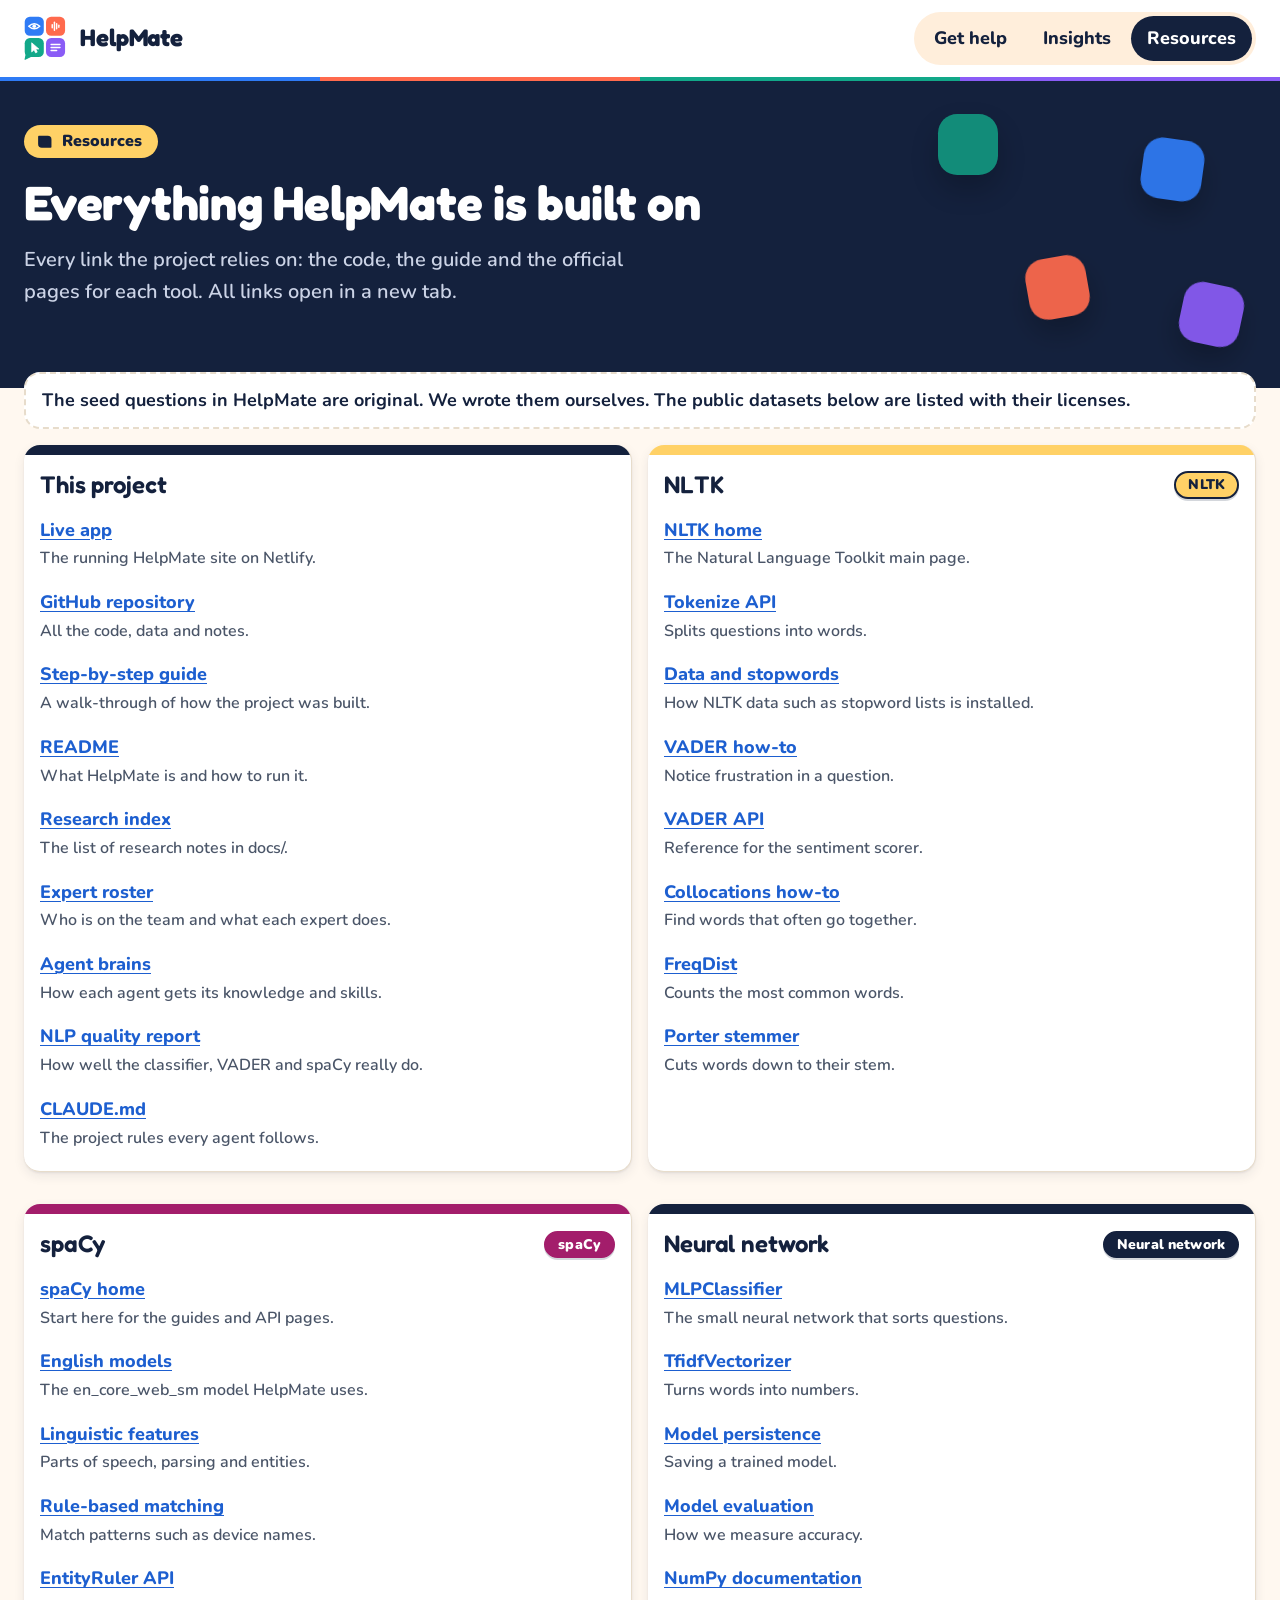
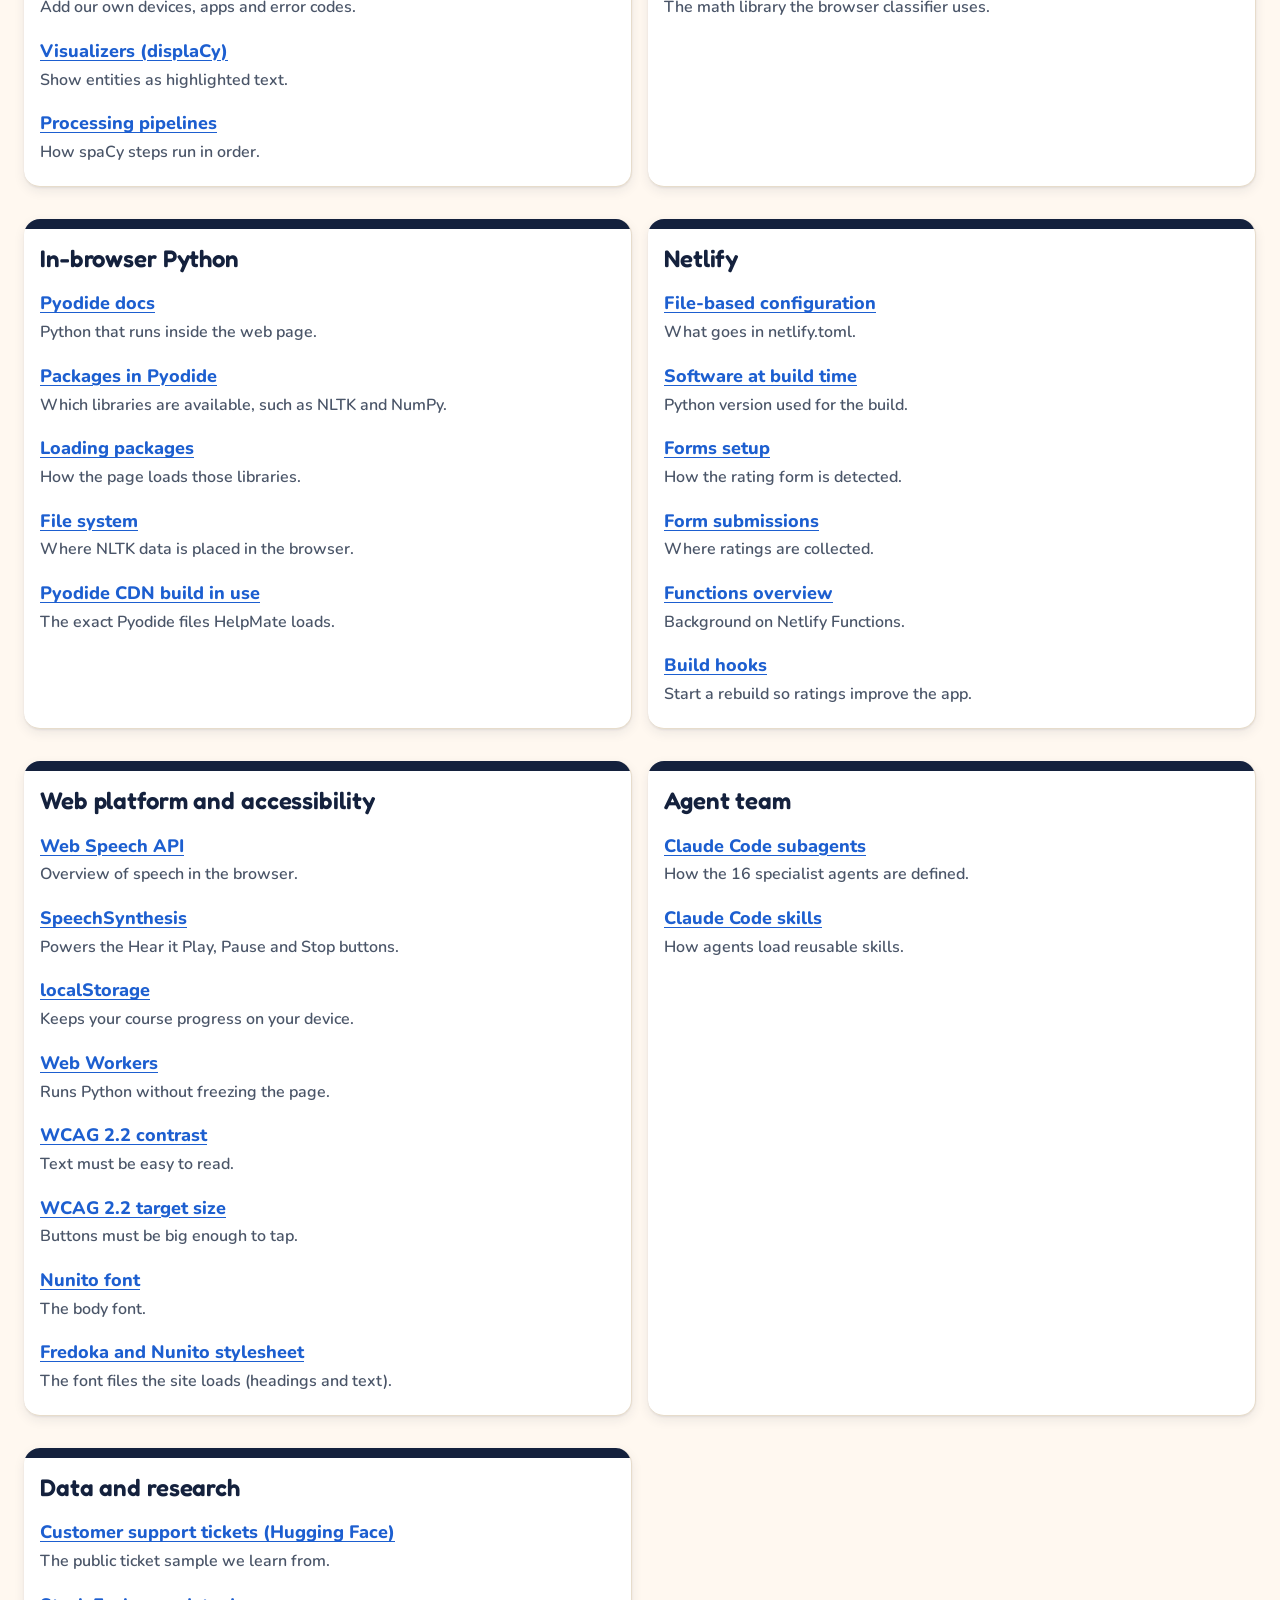
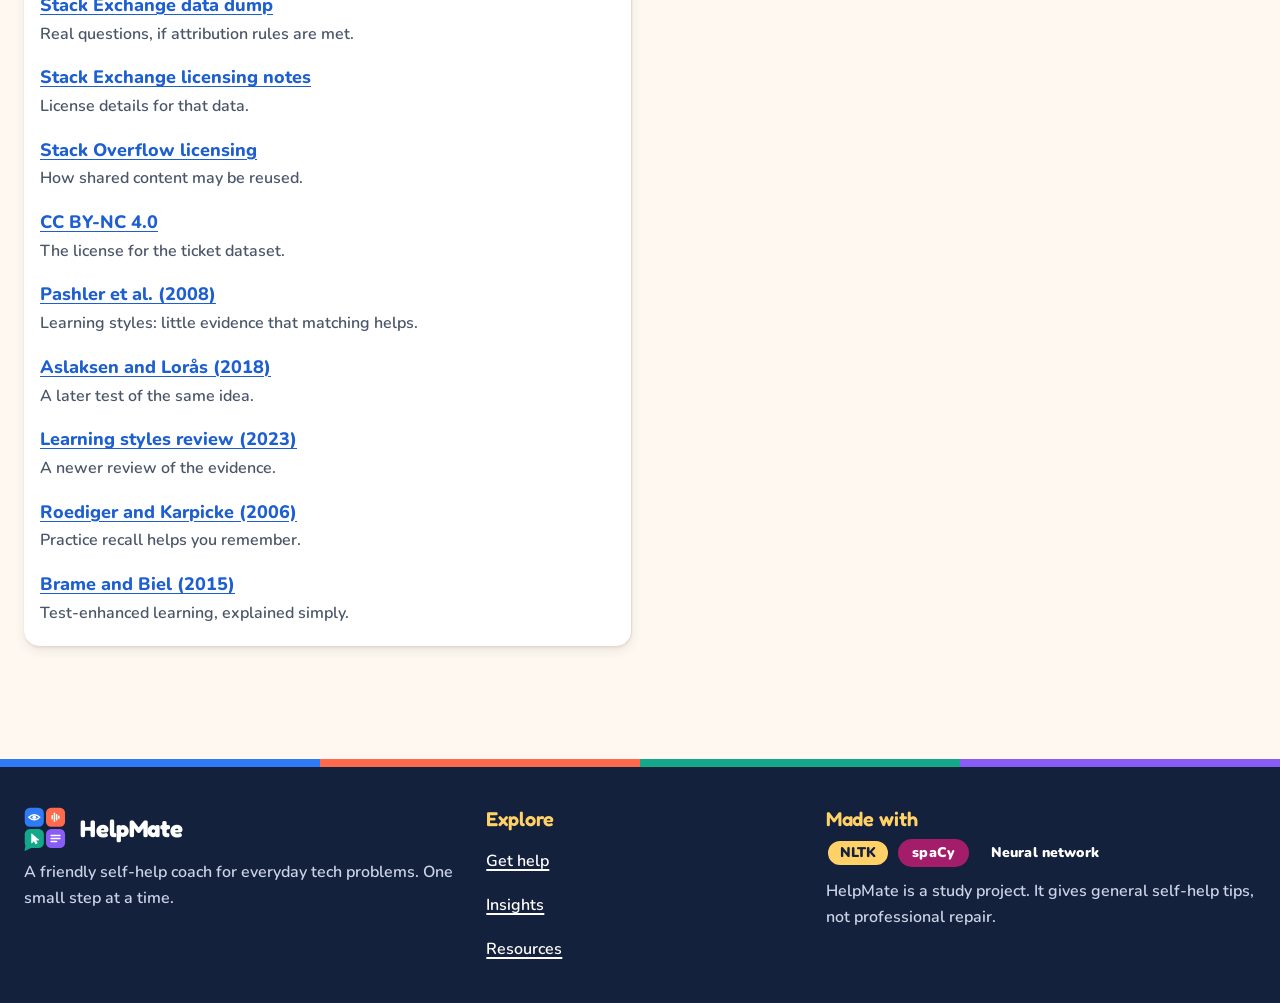
<file: site/resources.html>
<!doctype html>
<html lang="en">
<head>
  <meta charset="utf-8">
  <meta name="viewport" content="width=device-width, initial-scale=1">
  <title>Resources - HelpMate</title>
  <meta name="description" content="Every link HelpMate is built on: official docs, the GitHub repository and the guide.">
  <link rel="icon" href="assets/brand/favicon.svg" type="image/svg+xml">
  <link rel="preconnect" href="https://fonts.googleapis.com">
  <link rel="preconnect" href="https://fonts.gstatic.com" crossorigin>
  <link href="https://fonts.googleapis.com/css2?family=Fredoka:wght@500;600;700&amp;family=Nunito:wght@600;700;800;900&display=swap" rel="stylesheet">
  <link rel="stylesheet" href="css/design-tokens.css">
  <link rel="stylesheet" href="css/app.css">
</head>
<body>
  <a class="skip-link" href="#main">Skip to main content</a>

  <header class="site-header">
    <div class="container container--max site-header__inner">
      <a class="brand" href="index.html">
        <img class="brand__mark" src="assets/brand/helpmate-mark.svg" alt="" width="44" height="44">
        <span class="brand__name">HelpMate</span>
      </a>
      <nav class="site-nav" aria-label="Main">
        <a class="nav-link" href="index.html">Get help</a>
        <a class="nav-link" href="insights.html">Insights</a>
        <a class="nav-link" href="resources.html" aria-current="page">Resources</a>
      </nav>
    </div>
  </header>

  <main id="main" tabindex="-1">
    <div class="page-hero on-dark">
      <div class="hero__art" aria-hidden="true">
        <span class="tile tile--blue t1"></span><span class="tile tile--coral t2"></span><span class="tile tile--teal t3"></span><span class="tile tile--purple t4"></span>
      </div>
      <div class="container container--max page-head">
        <p class="hero__eyebrow"><svg class="icon" aria-hidden="true" focusable="false" viewBox="0 0 24 24"><path d="M4 5h12a4 4 0 0 1 4 4v10H8a4 4 0 0 1-4-4zM8 9h8M8 13h6"/></svg>Resources</p>
        <h1>Everything HelpMate is built on</h1>
        <p class="page-head__lead">Every link the project relies on: the code, the guide and the official pages for each tool. All links open in a new tab.</p>
      </div>
    </div>
    <div class="container container--max page-body">
    <p class="res__note">The seed questions in HelpMate are original. We wrote them ourselves. The public datasets below are listed with their licenses.</p>
    <div class="res-grid">
      <section class="card res-card" aria-labelledby="res-0">
        <header class="card__head"><h2 id="res-0" class="card__title">This project</h2></header>
        <ul class="res__list">
<li><a href="https://helpmate2300nlp.netlify.app" target="_blank" rel="noopener">Live app<span class="visually-hidden"> (opens in a new tab)</span></a><span class="res__desc">The running HelpMate site on Netlify.</span></li>
<li><a href="https://github.com/angielira/2300CNLPFINALEXAM" target="_blank" rel="noopener">GitHub repository<span class="visually-hidden"> (opens in a new tab)</span></a><span class="res__desc">All the code, data and notes.</span></li>
<li><a href="https://claude.ai/artifact/NTCut33EUofio3qY7ZNCXQ" target="_blank" rel="noopener">Step-by-step guide<span class="visually-hidden"> (opens in a new tab)</span></a><span class="res__desc">A walk-through of how the project was built.</span></li>
<li><a href="https://github.com/angielira/2300CNLPFINALEXAM/blob/main/README.md" target="_blank" rel="noopener">README<span class="visually-hidden"> (opens in a new tab)</span></a><span class="res__desc">What HelpMate is and how to run it.</span></li>
<li><a href="https://github.com/angielira/2300CNLPFINALEXAM/blob/main/docs/README.md" target="_blank" rel="noopener">Research index<span class="visually-hidden"> (opens in a new tab)</span></a><span class="res__desc">The list of research notes in docs/.</span></li>
<li><a href="https://github.com/angielira/2300CNLPFINALEXAM/blob/main/docs/expert-roster.md" target="_blank" rel="noopener">Expert roster<span class="visually-hidden"> (opens in a new tab)</span></a><span class="res__desc">Who is on the team and what each expert does.</span></li>
<li><a href="https://github.com/angielira/2300CNLPFINALEXAM/blob/main/docs/agent-brains.md" target="_blank" rel="noopener">Agent brains<span class="visually-hidden"> (opens in a new tab)</span></a><span class="res__desc">How each agent gets its knowledge and skills.</span></li>
<li><a href="https://github.com/angielira/2300CNLPFINALEXAM/blob/main/reports/nlp_quality.md" target="_blank" rel="noopener">NLP quality report<span class="visually-hidden"> (opens in a new tab)</span></a><span class="res__desc">How well the classifier, VADER and spaCy really do.</span></li>
<li><a href="https://github.com/angielira/2300CNLPFINALEXAM/blob/main/CLAUDE.md" target="_blank" rel="noopener">CLAUDE.md<span class="visually-hidden"> (opens in a new tab)</span></a><span class="res__desc">The project rules every agent follows.</span></li>
        </ul>
      </section>
      <section class="card res-card" aria-labelledby="res-1">
        <header class="card__head"><h2 id="res-1" class="card__title">NLTK</h2><span class="badge badge--nltk" title="Made by NLTK">NLTK<span class="visually-hidden">, made by NLTK</span></span></header>
        <ul class="res__list">
<li><a href="https://www.nltk.org/" target="_blank" rel="noopener">NLTK home<span class="visually-hidden"> (opens in a new tab)</span></a><span class="res__desc">The Natural Language Toolkit main page.</span></li>
<li><a href="https://www.nltk.org/api/nltk.tokenize.html" target="_blank" rel="noopener">Tokenize API<span class="visually-hidden"> (opens in a new tab)</span></a><span class="res__desc">Splits questions into words.</span></li>
<li><a href="https://www.nltk.org/data.html" target="_blank" rel="noopener">Data and stopwords<span class="visually-hidden"> (opens in a new tab)</span></a><span class="res__desc">How NLTK data such as stopword lists is installed.</span></li>
<li><a href="https://www.nltk.org/howto/sentiment.html" target="_blank" rel="noopener">VADER how-to<span class="visually-hidden"> (opens in a new tab)</span></a><span class="res__desc">Notice frustration in a question.</span></li>
<li><a href="https://www.nltk.org/api/nltk.sentiment.vader.html" target="_blank" rel="noopener">VADER API<span class="visually-hidden"> (opens in a new tab)</span></a><span class="res__desc">Reference for the sentiment scorer.</span></li>
<li><a href="https://www.nltk.org/howto/collocations.html" target="_blank" rel="noopener">Collocations how-to<span class="visually-hidden"> (opens in a new tab)</span></a><span class="res__desc">Find words that often go together.</span></li>
<li><a href="https://www.nltk.org/api/nltk.probability.FreqDist.html" target="_blank" rel="noopener">FreqDist<span class="visually-hidden"> (opens in a new tab)</span></a><span class="res__desc">Counts the most common words.</span></li>
<li><a href="https://www.nltk.org/api/nltk.stem.porter.html" target="_blank" rel="noopener">Porter stemmer<span class="visually-hidden"> (opens in a new tab)</span></a><span class="res__desc">Cuts words down to their stem.</span></li>
        </ul>
      </section>
      <section class="card res-card" aria-labelledby="res-2">
        <header class="card__head"><h2 id="res-2" class="card__title">spaCy</h2><span class="badge badge--spacy" title="Made by spaCy">spaCy<span class="visually-hidden">, made by spaCy</span></span></header>
        <ul class="res__list">
<li><a href="https://spacy.io/" target="_blank" rel="noopener">spaCy home<span class="visually-hidden"> (opens in a new tab)</span></a><span class="res__desc">Start here for the guides and API pages.</span></li>
<li><a href="https://spacy.io/models/en" target="_blank" rel="noopener">English models<span class="visually-hidden"> (opens in a new tab)</span></a><span class="res__desc">The en_core_web_sm model HelpMate uses.</span></li>
<li><a href="https://spacy.io/usage/linguistic-features" target="_blank" rel="noopener">Linguistic features<span class="visually-hidden"> (opens in a new tab)</span></a><span class="res__desc">Parts of speech, parsing and entities.</span></li>
<li><a href="https://spacy.io/usage/rule-based-matching" target="_blank" rel="noopener">Rule-based matching<span class="visually-hidden"> (opens in a new tab)</span></a><span class="res__desc">Match patterns such as device names.</span></li>
<li><a href="https://spacy.io/api/entityruler" target="_blank" rel="noopener">EntityRuler API<span class="visually-hidden"> (opens in a new tab)</span></a><span class="res__desc">Add our own devices, apps and error codes.</span></li>
<li><a href="https://spacy.io/usage/visualizers" target="_blank" rel="noopener">Visualizers (displaCy)<span class="visually-hidden"> (opens in a new tab)</span></a><span class="res__desc">Show entities as highlighted text.</span></li>
<li><a href="https://spacy.io/usage/processing-pipelines" target="_blank" rel="noopener">Processing pipelines<span class="visually-hidden"> (opens in a new tab)</span></a><span class="res__desc">How spaCy steps run in order.</span></li>
        </ul>
      </section>
      <section class="card res-card" aria-labelledby="res-3">
        <header class="card__head"><h2 id="res-3" class="card__title">Neural network</h2><span class="badge badge--nn" title="Made by Neural network">Neural network<span class="visually-hidden">, made by Neural network</span></span></header>
        <ul class="res__list">
<li><a href="https://scikit-learn.org/stable/modules/generated/sklearn.neural_network.MLPClassifier.html" target="_blank" rel="noopener">MLPClassifier<span class="visually-hidden"> (opens in a new tab)</span></a><span class="res__desc">The small neural network that sorts questions.</span></li>
<li><a href="https://scikit-learn.org/stable/modules/generated/sklearn.feature_extraction.text.TfidfVectorizer.html" target="_blank" rel="noopener">TfidfVectorizer<span class="visually-hidden"> (opens in a new tab)</span></a><span class="res__desc">Turns words into numbers.</span></li>
<li><a href="https://scikit-learn.org/stable/model_persistence.html" target="_blank" rel="noopener">Model persistence<span class="visually-hidden"> (opens in a new tab)</span></a><span class="res__desc">Saving a trained model.</span></li>
<li><a href="https://scikit-learn.org/stable/modules/model_evaluation.html" target="_blank" rel="noopener">Model evaluation<span class="visually-hidden"> (opens in a new tab)</span></a><span class="res__desc">How we measure accuracy.</span></li>
<li><a href="https://numpy.org/doc/stable/" target="_blank" rel="noopener">NumPy documentation<span class="visually-hidden"> (opens in a new tab)</span></a><span class="res__desc">The math library the browser classifier uses.</span></li>
        </ul>
      </section>
      <section class="card res-card" aria-labelledby="res-4">
        <header class="card__head"><h2 id="res-4" class="card__title">In-browser Python</h2></header>
        <ul class="res__list">
<li><a href="https://pyodide.org/" target="_blank" rel="noopener">Pyodide docs<span class="visually-hidden"> (opens in a new tab)</span></a><span class="res__desc">Python that runs inside the web page.</span></li>
<li><a href="https://pyodide.org/en/stable/usage/packages-in-pyodide.html" target="_blank" rel="noopener">Packages in Pyodide<span class="visually-hidden"> (opens in a new tab)</span></a><span class="res__desc">Which libraries are available, such as NLTK and NumPy.</span></li>
<li><a href="https://pyodide.org/en/stable/usage/loading-packages.html" target="_blank" rel="noopener">Loading packages<span class="visually-hidden"> (opens in a new tab)</span></a><span class="res__desc">How the page loads those libraries.</span></li>
<li><a href="https://pyodide.org/en/stable/usage/file-system.html" target="_blank" rel="noopener">File system<span class="visually-hidden"> (opens in a new tab)</span></a><span class="res__desc">Where NLTK data is placed in the browser.</span></li>
<li><a href="https://cdn.jsdelivr.net/pyodide/v314.0.8/full/" target="_blank" rel="noopener">Pyodide CDN build in use<span class="visually-hidden"> (opens in a new tab)</span></a><span class="res__desc">The exact Pyodide files HelpMate loads.</span></li>
        </ul>
      </section>
      <section class="card res-card" aria-labelledby="res-5">
        <header class="card__head"><h2 id="res-5" class="card__title">Netlify</h2></header>
        <ul class="res__list">
<li><a href="https://docs.netlify.com/build/configure-builds/file-based-configuration/" target="_blank" rel="noopener">File-based configuration<span class="visually-hidden"> (opens in a new tab)</span></a><span class="res__desc">What goes in netlify.toml.</span></li>
<li><a href="https://docs.netlify.com/build/configure-builds/available-software-at-build-time/" target="_blank" rel="noopener">Software at build time<span class="visually-hidden"> (opens in a new tab)</span></a><span class="res__desc">Python version used for the build.</span></li>
<li><a href="https://docs.netlify.com/manage/forms/setup" target="_blank" rel="noopener">Forms setup<span class="visually-hidden"> (opens in a new tab)</span></a><span class="res__desc">How the rating form is detected.</span></li>
<li><a href="https://docs.netlify.com/manage/forms/submissions/" target="_blank" rel="noopener">Form submissions<span class="visually-hidden"> (opens in a new tab)</span></a><span class="res__desc">Where ratings are collected.</span></li>
<li><a href="https://www.netlify.com/functions" target="_blank" rel="noopener">Functions overview<span class="visually-hidden"> (opens in a new tab)</span></a><span class="res__desc">Background on Netlify Functions.</span></li>
<li><a href="https://docs.netlify.com/build/configure-builds/build-hooks/" target="_blank" rel="noopener">Build hooks<span class="visually-hidden"> (opens in a new tab)</span></a><span class="res__desc">Start a rebuild so ratings improve the app.</span></li>
        </ul>
      </section>
      <section class="card res-card" aria-labelledby="res-6">
        <header class="card__head"><h2 id="res-6" class="card__title">Web platform and accessibility</h2></header>
        <ul class="res__list">
<li><a href="https://developer.mozilla.org/en-US/docs/Web/API/Web_Speech_API" target="_blank" rel="noopener">Web Speech API<span class="visually-hidden"> (opens in a new tab)</span></a><span class="res__desc">Overview of speech in the browser.</span></li>
<li><a href="https://developer.mozilla.org/en-US/docs/Web/API/SpeechSynthesis" target="_blank" rel="noopener">SpeechSynthesis<span class="visually-hidden"> (opens in a new tab)</span></a><span class="res__desc">Powers the Hear it Play, Pause and Stop buttons.</span></li>
<li><a href="https://developer.mozilla.org/en-US/docs/Web/API/Window/localStorage" target="_blank" rel="noopener">localStorage<span class="visually-hidden"> (opens in a new tab)</span></a><span class="res__desc">Keeps your course progress on your device.</span></li>
<li><a href="https://developer.mozilla.org/en-US/docs/Web/API/Web_Workers_API" target="_blank" rel="noopener">Web Workers<span class="visually-hidden"> (opens in a new tab)</span></a><span class="res__desc">Runs Python without freezing the page.</span></li>
<li><a href="https://www.w3.org/WAI/WCAG22/Understanding/contrast-minimum.html" target="_blank" rel="noopener">WCAG 2.2 contrast<span class="visually-hidden"> (opens in a new tab)</span></a><span class="res__desc">Text must be easy to read.</span></li>
<li><a href="https://www.w3.org/WAI/WCAG22/Understanding/target-size-minimum.html" target="_blank" rel="noopener">WCAG 2.2 target size<span class="visually-hidden"> (opens in a new tab)</span></a><span class="res__desc">Buttons must be big enough to tap.</span></li>
<li><a href="https://fonts.google.com/specimen/Nunito" target="_blank" rel="noopener">Nunito font<span class="visually-hidden"> (opens in a new tab)</span></a><span class="res__desc">The body font.</span></li>
<li><a href="https://fonts.googleapis.com/css2?family=Fredoka:wght@500;600;700&amp;family=Nunito:wght@600;700;800;900&amp;display=swap" target="_blank" rel="noopener">Fredoka and Nunito stylesheet<span class="visually-hidden"> (opens in a new tab)</span></a><span class="res__desc">The font files the site loads (headings and text).</span></li>
        </ul>
      </section>
      <section class="card res-card" aria-labelledby="res-7">
        <header class="card__head"><h2 id="res-7" class="card__title">Agent team</h2></header>
        <ul class="res__list">
<li><a href="https://code.claude.com/docs/en/sub-agents" target="_blank" rel="noopener">Claude Code subagents<span class="visually-hidden"> (opens in a new tab)</span></a><span class="res__desc">How the 16 specialist agents are defined.</span></li>
<li><a href="https://code.claude.com/docs/en/skills" target="_blank" rel="noopener">Claude Code skills<span class="visually-hidden"> (opens in a new tab)</span></a><span class="res__desc">How agents load reusable skills.</span></li>
        </ul>
      </section>
      <section class="card res-card" aria-labelledby="res-8">
        <header class="card__head"><h2 id="res-8" class="card__title">Data and research</h2></header>
        <ul class="res__list">
<li><a href="https://huggingface.co/datasets/Tobi-Bueck/customer-support-tickets" target="_blank" rel="noopener">Customer support tickets (Hugging Face)<span class="visually-hidden"> (opens in a new tab)</span></a><span class="res__desc">The public ticket sample we learn from.</span></li>
<li><a href="https://archive.org/details/stackexchange_20251231" target="_blank" rel="noopener">Stack Exchange data dump<span class="visually-hidden"> (opens in a new tab)</span></a><span class="res__desc">Real questions, if attribution rules are met.</span></li>
<li><a href="https://huggingface.co/datasets/flymin/stackexchange_20260331" target="_blank" rel="noopener">Stack Exchange licensing notes<span class="visually-hidden"> (opens in a new tab)</span></a><span class="res__desc">License details for that data.</span></li>
<li><a href="https://stackoverflow.com/help/licensing" target="_blank" rel="noopener">Stack Overflow licensing<span class="visually-hidden"> (opens in a new tab)</span></a><span class="res__desc">How shared content may be reused.</span></li>
<li><a href="https://creativecommons.org/licenses/by-nc/4.0/" target="_blank" rel="noopener">CC BY-NC 4.0<span class="visually-hidden"> (opens in a new tab)</span></a><span class="res__desc">The license for the ticket dataset.</span></li>
<li><a href="https://doi.org/10.1111/j.1539-6053.2009.01038.x" target="_blank" rel="noopener">Pashler et al. (2008)<span class="visually-hidden"> (opens in a new tab)</span></a><span class="res__desc">Learning styles: little evidence that matching helps.</span></li>
<li><a href="https://doi.org/10.3389/fpsyg.2018.01538" target="_blank" rel="noopener">Aslaksen and Lorås (2018)<span class="visually-hidden"> (opens in a new tab)</span></a><span class="res__desc">A later test of the same idea.</span></li>
<li><a href="https://doi.org/10.3389/feduc.2023.1147498" target="_blank" rel="noopener">Learning styles review (2023)<span class="visually-hidden"> (opens in a new tab)</span></a><span class="res__desc">A newer review of the evidence.</span></li>
<li><a href="https://doi.org/10.1111/j.1467-9280.2006.01693.x" target="_blank" rel="noopener">Roediger and Karpicke (2006)<span class="visually-hidden"> (opens in a new tab)</span></a><span class="res__desc">Practice recall helps you remember.</span></li>
<li><a href="https://pmc.ncbi.nlm.nih.gov/articles/PMC4477741/" target="_blank" rel="noopener">Brame and Biel (2015)<span class="visually-hidden"> (opens in a new tab)</span></a><span class="res__desc">Test-enhanced learning, explained simply.</span></li>
        </ul>
      </section>
    </div>
    </div>
  </main>

  <footer class="site-footer">
    <div class="site-footer__stripe" aria-hidden="true"><span></span><span></span><span></span><span></span></div>
    <div class="container container--max site-footer__grid">
      <div class="site-footer__about">
        <a class="brand brand--footer" href="index.html"><img class="brand__mark" src="assets/brand/helpmate-mark.svg" alt="" width="44" height="44"><span class="brand__name">HelpMate</span></a>
        <p class="site-footer__note">A friendly self-help coach for everyday tech problems. One small step at a time.</p>
      </div>
      <nav class="site-footer__col" aria-label="Footer">
        <h2 class="site-footer__heading">Explore</h2>
        <ul class="site-footer__links">
          <li><a href="index.html">Get help</a></li>
          <li><a href="insights.html">Insights</a></li>
          <li><a href="resources.html" aria-current="page">Resources</a></li>
        </ul>
      </nav>
      <div class="site-footer__col">
        <h2 class="site-footer__heading">Made with</h2>
        <p class="site-footer__badges"><span class="badge badge--nltk">NLTK</span> <span class="badge badge--spacy">spaCy</span> <span class="badge badge--nn">Neural network</span></p>
        <p class="site-footer__note">HelpMate is a study project. It gives general self-help tips, not professional repair.</p>
      </div>
    </div>
  </footer>

</body>
</html>
</file>
<file: site/css/design-tokens.css>
/* ==========================================================================
   HelpMate design tokens (Iris, ux-accessibility-designer)
   Load order in every page:  design-tokens.css, app.css, (insights.css optional)
   Font: add this to <head> of every page (not @import, it blocks rendering):
     <link rel="preconnect" href="https://fonts.googleapis.com">
     <link rel="preconnect" href="https://fonts.gstatic.com" crossorigin>
     <link href="https://fonts.googleapis.com/css2?family=Nunito:wght@600;700;800;900&display=swap" rel="stylesheet">

   CONTRAST (WCAG 1.4.3 text >= 4.5:1, 1.4.11 non-text >= 3:1)
   Ratios use the WCAG relative-luminance formula. They were worked out by hand
   to two decimals because this session had no shell. tests/test_contrast.py
   re-computes every pair below from this file; run it to confirm.

   Brand colors as given, and where they can be used:
     navy   #14213D on bg #FFF8F0 ......... 15.16   body text
     navy   #14213D on white .............. 15.97
     blue   #2F7BF5 on bg ................. 3.78    decoration / icons / large text only (fails 4.5)
     blue   #2F7BF5 with white text ....... 3.98    DO NOT put small white text on it
     coral  #FF6A4D on bg ................. 2.69    decoration only (fails even 3:1; pair with a text label)
     coral  #FF6A4D with navy text ........ 5.64    ok: navy text on a coral fill
     coral  #E04E2C on bg ................. 3.77    FAILS 4.5 for small text (brand note says it is safe; it is not).
                                                    Large text (>= 24px or 18.5px bold) only.
     teal   #12A889 on bg ................. 2.85    decoration only
     teal   #12A889 with navy text ........ 5.32    ok: navy text on a teal fill
     purple #8A5CF6 on bg ................. 4.03    FAILS 4.5 for small text; large text only
     purple #8A5CF6 with white text ....... 4.25    FAILS 4.5

   Text-safe darker shades (use for any text, for filled buttons with white text,
   and for icons/borders that must reach 3:1):
     blue-ink   #1D5FD0   on bg 5.54   white-on-it 5.83
     coral-ink  #C2410C   on bg 4.91   white-on-it 5.18
     teal-ink   #0B7A63   on bg 5.01   white-on-it 5.28
     purple-ink #6D3FD6   on bg 5.98   white-on-it 6.30
     amber-ink  #B45309   on bg 4.77   (rating stars; also >= 3:1 as a graphic)
     muted      #4A5568   on bg 7.14   secondary text
     line-strong #7A8296  on bg 3.65   on white 3.84   (borders of inputs and chips, 1.4.11)

   Badge pairs (text on fill):
     NLTK            navy #14213D on gold #FFD166 ... 11.08
     spaCy           white on magenta #A31D6B ........ 7.13
     Neural network  white on navy #14213D .......... 15.97
     NLTK + spaCy    navy on white, navy border ..... 15.97
   Format tints (card backgrounds) are all lighter than L 0.80, so navy text on them is >= 12:1.
   ========================================================================== */

:root {
  /* ---- Brand ---- */
  --navy: #14213D;
  --blue: #2F7BF5;
  --coral: #FF6A4D;
  --teal: #12A889;
  --purple: #8A5CF6;
  --bg: #FFF8F0;
  --white: #FFFFFF;

  /* ---- Text-safe shades (see table above) ---- */
  --blue-ink: #1D5FD0;
  --coral-ink: #C2410C;
  --teal-ink: #0B7A63;
  --purple-ink: #6D3FD6;
  --amber-ink: #B45309;
  --coral-text-brand: #E04E2C;       /* brand note value; large text only, see table */

  /* ---- Tints: soft card backgrounds for each format ---- */
  --blue-tint: #E6F0FE;
  --coral-tint: #FFE9E3;
  --teal-tint: #DDF5EF;
  --purple-tint: #EFE9FE;
  --amber-tint: #FFF1D6;
  --cream-deep: #FFEEDB;             /* slightly deeper than bg for bands */

  /* ---- Neutral roles ---- */
  --text: var(--navy);
  --text-muted: #4A5568;
  --text-on-dark: #FFF8F0;
  --surface: var(--white);
  --page: var(--bg);
  --line: #E7DCCB;                   /* decorative dividers only */
  --line-strong: #7A8296;            /* control borders, >= 3:1 */
  --link: var(--blue-ink);
  --link-hover: #174CA8;

  /* ---- Format roles (one place to change) ---- */
  --see-bright: var(--blue);   --see-ink: var(--blue-ink);     --see-tint: var(--blue-tint);
  --hear-bright: var(--coral); --hear-ink: var(--coral-ink);   --hear-tint: var(--coral-tint);
  --try-bright: var(--teal);   --try-ink: var(--teal-ink);     --try-tint: var(--teal-tint);
  --read-bright: var(--purple);--read-ink: var(--purple-ink);  --read-tint: var(--purple-tint);

  /* ---- Buttons ---- */
  --btn-primary-bg: var(--navy);
  --btn-primary-bg-hover: #0D172B;
  --btn-primary-text: var(--white);

  /* ---- Status (always shown with an icon and words, never color alone) ---- */
  --ok-ink: var(--teal-ink);     --ok-tint: var(--teal-tint);
  --warn-ink: #8A4B00;           --warn-tint: var(--amber-tint);   /* #8A4B00 on #FFF1D6 is about 6.0 */
  --error-ink: #B3261E;          --error-tint: #FDE8E4;            /* #B3261E on #FDE8E4 is about 5.5 */

  /* ---- Library badges: text label always present ---- */
  --badge-nltk-bg: #FFD166;      --badge-nltk-text: var(--navy);   --badge-nltk-border: var(--navy);
  --badge-spacy-bg: #A31D6B;     --badge-spacy-text: #FFFFFF;      --badge-spacy-border: #A31D6B;
  --badge-nn-bg: var(--navy);    --badge-nn-text: #FFFFFF;         --badge-nn-border: var(--navy);
  --badge-both-bg: #FFFFFF;      --badge-both-text: var(--navy);   --badge-both-border: var(--navy);
  --badge-dot-a: #FFD166;        --badge-dot-b: #A31D6B;           /* decorative dots on the combined badge */

  /* ---- Chart palette (each >= 3:1 on white; always add labels or patterns) ---- */
  --chart-1: var(--blue-ink);
  --chart-2: var(--coral-ink);
  --chart-3: var(--teal-ink);
  --chart-4: var(--purple-ink);
  --chart-5: var(--amber-ink);
  --chart-grid: #CBBFAE;         /* decorative gridlines */

  /* ---- Refresh v2: dark hero, display font, soft text on navy ---- */
  --gold: #FFD166;                   /* gold on navy 11.08; navy on gold 11.08 */
  --on-dark-soft: #CBD3E6;           /* secondary text on navy */
  --navy-2: #1E3158;                 /* decorative shapes on navy */
  --font-display: "Fredoka", "Nunito", system-ui, -apple-system, "Segoe UI", Roboto, Arial, sans-serif;
  --shadow-glow: 0 0 0 6px rgba(47, 123, 245, 0.16), 0 18px 40px rgba(8, 14, 30, 0.35);

  /* ---- Focus ring (navy on cream 15:1; white version for dark backgrounds) ---- */
  --focus-color: var(--navy);
  --focus-color-on-dark: #FFFFFF;
  --focus-width: 3px;
  --focus-offset: 3px;

  /* ---- Type: Nunito, base 18px for comfortable reading ---- */
  --font: "Nunito", system-ui, -apple-system, "Segoe UI", Roboto, "Helvetica Neue", Arial, sans-serif;
  --fw-body: 600;
  --fw-strong: 700;
  --fw-head: 800;
  --fw-display: 900;
  --fs-xs: 0.875rem;     /* 14px: badges and tiny labels only, always bold */
  --fs-sm: 1rem;         /* 16px */
  --fs-base: 1.125rem;   /* 18px body */
  --fs-md: 1.25rem;      /* 20px */
  --fs-lg: 1.5rem;       /* 24px, counts as large text */
  --fs-xl: 1.875rem;     /* 30px */
  --fs-2xl: 2.25rem;     /* 36px */
  --fs-3xl: 2.75rem;     /* 44px, hero on desktop */
  --lh-tight: 1.2;
  --lh-body: 1.6;

  /* ---- Spacing (4px base) ---- */
  --space-1: 0.25rem;
  --space-2: 0.5rem;
  --space-3: 0.75rem;
  --space-4: 1rem;
  --space-5: 1.5rem;
  --space-6: 2rem;
  --space-7: 3rem;
  --space-8: 4rem;
  --gutter: 1rem;                    /* page side padding at 360px */

  /* ---- Radius ---- */
  --radius-sm: 8px;
  --radius: 12px;
  --radius-lg: 16px;
  --radius-xl: 24px;
  --radius-pill: 999px;

  /* ---- Shadows (soft, warm navy) ---- */
  --shadow-1: 0 1px 2px rgba(20, 33, 61, 0.08), 0 4px 12px rgba(20, 33, 61, 0.08);
  --shadow-2: 0 2px 4px rgba(20, 33, 61, 0.10), 0 10px 28px rgba(20, 33, 61, 0.14);
  --shadow-panel: -8px 0 32px rgba(20, 33, 61, 0.22);

  /* ---- Layout and size ---- */
  --target: 44px;                    /* minimum touch/click size (WCAG 2.5.5 target) */
  --target-comfy: 52px;
  --content-width: 46rem;            /* about 736px reading column */
  --wide-width: 72rem;
  --panel-width: 28rem;

  /* ---- Motion ---- */
  --ease: cubic-bezier(0.2, 0.7, 0.2, 1);
  --dur: 220ms;
}
</file>
<file: site/css/app.css>
/* ==========================================================================
   HelpMate app styles (Iris). Needs design-tokens.css loaded first.
   Mobile first: everything is designed at 360px wide, then widened.
   Class and id names are the contract in reports/ux-spec.md.
   ========================================================================== */

/* ---------- 1. Base ---------- */
*, *::before, *::after { box-sizing: border-box; }
html { -webkit-text-size-adjust: 100%; scroll-behavior: smooth; }
body {
  margin: 0;
  background: var(--page);
  color: var(--text);
  font-family: var(--font);
  font-size: var(--fs-base);
  font-weight: var(--fw-body);
  line-height: var(--lh-body);
  min-width: 320px;
  overflow-wrap: anywhere;
}
body.has-panel-open { overflow: hidden; }
img, svg { max-width: 100%; }
h1, h2, h3, h4 { font-weight: var(--fw-head); line-height: var(--lh-tight); margin: 0 0 var(--space-3); }
h1 { font-size: var(--fs-xl); font-weight: var(--fw-display); }
h2 { font-size: var(--fs-lg); }
h3 { font-size: var(--fs-md); }
p { margin: 0 0 var(--space-4); }
ul, ol { margin: 0; padding: 0; }
a { color: var(--link); text-decoration: underline; text-underline-offset: 3px; text-decoration-thickness: 2px; }
a:hover { color: var(--link-hover); }
hr { border: 0; border-top: 2px solid var(--line); margin: var(--space-5) 0; }
[hidden] { display: none !important; }

/* Visible keyboard focus everywhere (SC 2.4.7, 2.4.11) */
:focus { outline: none; }
:focus-visible {
  outline: var(--focus-width) solid var(--focus-color);
  outline-offset: var(--focus-offset);
  border-radius: var(--radius-sm);
}
.on-dark :focus-visible, .site-footer :focus-visible, .panel__head :focus-visible {
  outline-color: var(--focus-color-on-dark);
}
/* Skip target gets a ring when focused by script */
[tabindex="-1"]:focus-visible { outline-offset: 4px; }

.visually-hidden {
  position: absolute !important; width: 1px; height: 1px; margin: -1px; padding: 0;
  overflow: hidden; clip: rect(0 0 0 0); clip-path: inset(50%); white-space: nowrap; border: 0;
}
.skip-link {
  position: absolute; left: var(--space-3); top: -4rem; z-index: 100;
  background: var(--navy); color: #fff; padding: var(--space-3) var(--space-4);
  border-radius: var(--radius); min-height: var(--target); display: inline-flex; align-items: center;
  font-weight: var(--fw-head);
}
.skip-link:focus { top: var(--space-3); }

.container { width: 100%; max-width: var(--content-width); margin-inline: auto; padding-inline: var(--gutter); }
.container--wide { max-width: var(--wide-width); }
.print-only { display: none; }

/* Icons: inline SVG with class "icon", sized by font, colored by currentColor */
.icon { width: 1.5rem; height: 1.5rem; flex: none; fill: none; stroke: currentColor; stroke-width: 2.2;
  stroke-linecap: round; stroke-linejoin: round; }
.icon--fill { fill: currentColor; stroke: none; }
.icon--lg { width: 2rem; height: 2rem; }

/* ---------- 2. Buttons ---------- */
.btn {
  display: inline-flex; align-items: center; justify-content: center; gap: var(--space-2);
  min-height: var(--target); min-width: var(--target); padding: var(--space-2) var(--space-5);
  font: inherit; font-weight: var(--fw-head); font-size: var(--fs-base); line-height: 1.2; text-align: center;
  border: 2px solid transparent; border-radius: var(--radius-pill); cursor: pointer; text-decoration: none;
  transition: background-color var(--dur) var(--ease), transform var(--dur) var(--ease), box-shadow var(--dur) var(--ease);
}
.btn:active { transform: translateY(1px); }
.btn--primary { background: var(--btn-primary-bg); color: var(--btn-primary-text); box-shadow: var(--shadow-1); }
.btn--primary:hover { background: var(--btn-primary-bg-hover); color: var(--btn-primary-text); }
.btn--secondary { background: var(--surface); color: var(--navy); border-color: var(--navy); }
.btn--secondary:hover { background: var(--cream-deep); color: var(--navy); }
.btn--ghost { background: transparent; color: var(--link); border-color: transparent; text-decoration: underline; text-underline-offset: 3px; }
.btn--lg { min-height: var(--target-comfy); font-size: var(--fs-md); padding-inline: var(--space-6); }
.btn--block { width: 100%; }
.btn[disabled], .btn[aria-disabled="true"] { background: #E9E2D6; color: #4A5568; border-color: var(--line-strong); box-shadow: none; cursor: not-allowed; }

/* ---------- 3. Header ---------- */
.site-header { background: var(--surface); border-bottom: 4px solid transparent; border-image: linear-gradient(90deg, var(--blue), var(--coral), var(--teal), var(--purple)) 1; }
.site-header__inner { display: flex; flex-wrap: wrap; align-items: center; justify-content: space-between; gap: var(--space-2) var(--space-4); padding-block: var(--space-3); }
.brand { display: inline-flex; align-items: center; gap: var(--space-3); min-height: var(--target); color: var(--navy); text-decoration: none; }
.brand:hover { color: var(--navy); }
.brand__mark { width: 44px; height: 44px; display: block; }
.brand__name { font-size: var(--fs-lg); font-weight: var(--fw-display); letter-spacing: -0.01em; }
.site-nav { display: flex; gap: var(--space-1); }
.nav-link {
  display: inline-flex; align-items: center; min-height: var(--target); padding: var(--space-2) var(--space-4);
  border-radius: var(--radius-pill); color: var(--navy); font-weight: var(--fw-head); text-decoration: none;
}
.nav-link:hover { background: var(--cream-deep); color: var(--navy); }
.nav-link[aria-current="page"] { background: var(--navy); color: #fff; }

/* ---------- 4. Hero and question box ---------- */
.hero { padding-block: var(--space-6) var(--space-5); }
.hero__title { font-size: var(--fs-xl); margin-bottom: var(--space-3); }
.hero__lead { color: var(--text-muted); font-size: var(--fs-base); margin-bottom: var(--space-5); }
.ask {
  background: var(--surface); border-radius: var(--radius-xl); padding: var(--space-4);
  box-shadow: var(--shadow-2); border-top: 6px solid var(--blue);
}
.ask__label { display: block; font-weight: var(--fw-head); font-size: var(--fs-md); margin-bottom: var(--space-2); }
.ask__input {
  display: block; width: 100%; min-height: 8rem; padding: var(--space-4);
  font: inherit; font-size: var(--fs-md); color: var(--text); background: var(--bg);
  border: 2px solid var(--line-strong); border-radius: var(--radius-lg); resize: vertical;
}
.ask__input::placeholder { color: var(--text-muted); opacity: 1; }
.ask__input:focus-visible { border-color: var(--navy); outline-offset: 2px; border-radius: var(--radius-lg); }
.ask__hint { color: var(--text-muted); font-size: var(--fs-sm); margin: var(--space-2) 0 var(--space-4); }
.ask__actions { display: flex; flex-wrap: wrap; gap: var(--space-3); align-items: center; }
.ask__actions .btn--primary { flex: 1 1 12rem; }
.ask__count { font-size: var(--fs-sm); color: var(--text-muted); }

/* Example chips */
.chips { margin-top: var(--space-5); }
.chips__title { font-weight: var(--fw-head); margin-bottom: var(--space-3); }
.chips__list { list-style: none; display: flex; flex-wrap: wrap; gap: var(--space-2); }
.chip {
  display: inline-flex; align-items: center; min-height: var(--target); padding: var(--space-2) var(--space-4);
  font: inherit; font-size: var(--fs-sm); font-weight: var(--fw-strong); color: var(--navy); text-align: left; line-height: 1.3;
  background: var(--surface); border: 2px solid var(--line-strong); border-radius: var(--radius-pill); cursor: pointer;
  transition: background-color var(--dur) var(--ease), border-color var(--dur) var(--ease);
}
.chip:hover { background: var(--blue-tint); border-color: var(--blue-ink); }

/* Engine status line (Pyodide loading) */
.status { display: flex; align-items: center; gap: var(--space-2); margin: var(--space-4) 0 0; color: var(--text-muted); font-size: var(--fs-sm); }
.spinner { width: 1.25rem; height: 1.25rem; border: 3px solid var(--line-strong); border-top-color: var(--blue-ink); border-radius: 50%; animation: spin 0.9s linear infinite; flex: none; }
@keyframes spin { to { transform: rotate(360deg); } }

/* ---------- 5. Notices (loading, unsure, calm/frustrated, error) ---------- */
.notice {
  display: flex; gap: var(--space-3); align-items: flex-start; padding: var(--space-4);
  border-radius: var(--radius-lg); border: 2px solid; margin-bottom: var(--space-4);
}
.notice__icon { margin-top: 2px; }
.notice__title { font-weight: var(--fw-head); margin: 0 0 var(--space-1); }
.notice__text { margin: 0; }
.notice--info { background: var(--blue-tint); border-color: var(--blue-ink); color: var(--navy); }
.notice--info .notice__icon { color: var(--blue-ink); }
.notice--calm { background: var(--ok-tint); border-color: var(--ok-ink); color: var(--navy); }
.notice--calm .notice__icon { color: var(--ok-ink); }
.notice--unsure { background: var(--warn-tint); border-color: var(--warn-ink); color: var(--navy); }
.notice--unsure .notice__icon { color: var(--warn-ink); }
.notice--error { background: var(--error-tint); border-color: var(--error-ink); color: var(--navy); }
.notice--error .notice__icon { color: var(--error-ink); }
.notice .btn { margin-top: var(--space-3); }

/* Loading skeleton */
.skeleton { background: linear-gradient(90deg, #EFE6D8 25%, #F8F1E6 50%, #EFE6D8 75%); background-size: 200% 100%; border-radius: var(--radius); min-height: 1.25rem; animation: shimmer 1.4s linear infinite; margin-bottom: var(--space-3); }
@keyframes shimmer { to { background-position: -200% 0; } }

/* ---------- 6. Library badges (text label always inside) ---------- */
.badge {
  display: inline-flex; align-items: center; gap: var(--space-1); padding: 2px var(--space-3);
  font-size: var(--fs-xs); font-weight: var(--fw-display); line-height: 1.4; letter-spacing: 0.01em; white-space: nowrap;
  border: 2px solid; border-radius: var(--radius-pill); cursor: help;
}
.badge .icon { width: 1rem; height: 1rem; stroke-width: 2.6; }
.badge--nltk { background: var(--badge-nltk-bg); color: var(--badge-nltk-text); border-color: var(--badge-nltk-border); }
.badge--spacy { background: var(--badge-spacy-bg); color: var(--badge-spacy-text); border-color: var(--badge-spacy-border); }
.badge--nn { background: var(--badge-nn-bg); color: var(--badge-nn-text); border-color: var(--badge-nn-border); }
.badge--both { background: var(--badge-both-bg); color: var(--badge-both-text); border-color: var(--badge-both-border); }
.badge--both::before {
  content: ""; width: 0.6rem; height: 0.6rem; border-radius: 50%; background: var(--badge-dot-a);
  border: 1px solid var(--navy); box-shadow: 0.45rem 0 0 -1px var(--badge-dot-b); margin-right: 0.5rem; flex: none;
}

/* ---------- 7. Result cards ---------- */
.results { padding-block: var(--space-4) var(--space-6); }
.results__title { font-size: var(--fs-lg); }
.card {
  background: var(--surface); border-radius: var(--radius-lg); padding: var(--space-4); margin-bottom: var(--space-4);
  box-shadow: var(--shadow-1); border: 1px solid var(--line);
}
.card__head { display: flex; flex-wrap: wrap; align-items: center; justify-content: space-between; gap: var(--space-2) var(--space-3); margin-bottom: var(--space-3); }
.card__title { font-size: var(--fs-md); margin: 0; }
.card__body > :last-child { margin-bottom: 0; }
.card--category { border-left: 8px solid var(--navy); }
.card--mood { border-left: 8px solid var(--amber-ink); }
.card--things { border-left: 8px solid var(--badge-spacy-bg); }
.card--breakdown { border-left: 8px solid var(--badge-dot-b); }
.card__big { font-size: var(--fs-lg); font-weight: var(--fw-display); margin: 0 0 var(--space-2); }
.meter { display: flex; align-items: center; gap: var(--space-3); font-size: var(--fs-sm); }
.meter__track { flex: 1; height: 0.75rem; background: #EFE6D8; border-radius: var(--radius-pill); overflow: hidden; border: 1px solid var(--line-strong); }
.meter__fill { display: block; height: 100%; width: calc(var(--value, 0) * 1%); background: var(--navy); }

/* Tags: things HelpMate noticed */
.tags { list-style: none; display: flex; flex-wrap: wrap; gap: var(--space-2); }
.tag { display: inline-flex; flex-direction: column; padding: var(--space-1) var(--space-3); background: var(--cream-deep); border: 1px solid var(--line-strong); border-radius: var(--radius); font-weight: var(--fw-strong); line-height: 1.3; }
.tag__kind { font-size: var(--fs-xs); font-weight: var(--fw-strong); color: var(--text-muted); text-transform: uppercase; letter-spacing: 0.04em; }

/* ---------- 8. Four format buttons ---------- */
.answer { margin-top: var(--space-5); }
.answer__title { font-size: var(--fs-lg); }
.answer__summary { color: var(--text-muted); }
.formats { display: grid; grid-template-columns: 1fr 1fr; gap: var(--space-3); margin: var(--space-4) 0; }
.format-btn {
  position: relative; display: flex; flex-direction: column; align-items: center; justify-content: center; gap: var(--space-1);
  min-height: 5.5rem; padding: var(--space-3) var(--space-2); font: inherit; font-size: var(--fs-md); font-weight: var(--fw-display);
  line-height: 1.2; text-align: center; cursor: pointer; color: var(--navy); background: var(--surface);
  border: 3px solid var(--format-ink); border-top-width: 8px; border-radius: var(--radius-lg); box-shadow: var(--shadow-1);
  transition: background-color var(--dur) var(--ease), transform var(--dur) var(--ease);
}
.format-btn .icon { width: 2rem; height: 2rem; color: var(--format-ink); }
.format-btn__hint { font-size: var(--fs-xs); font-weight: var(--fw-strong); color: var(--text-muted); }
.format-btn:hover { background: var(--format-tint); }
.format-btn:active { transform: translateY(1px); }
.format-btn[aria-pressed="true"] { background: var(--format-ink); color: #fff; border-color: var(--format-ink); }
.format-btn[aria-pressed="true"] .icon, .format-btn[aria-pressed="true"] .format-btn__hint { color: #fff; }
.format-btn[aria-pressed="true"]::after {            /* check mark: state is not color alone */
  content: ""; position: absolute; top: 0.6rem; right: 0.6rem; width: 1.1rem; height: 1.1rem; border-radius: 50%;
  background: #fff url("data:image/svg+xml,%3Csvg xmlns='http://www.w3.org/2000/svg' viewBox='0 0 20 20'%3E%3Cpath d='M5 10.5l3.2 3.2L15 7' fill='none' stroke='%2314213D' stroke-width='2.6' stroke-linecap='round' stroke-linejoin='round'/%3E%3C/svg%3E") center / 80% no-repeat;
}
.format-btn--see  { --format-ink: var(--see-ink);  --format-tint: var(--see-tint);  border-top-color: var(--see-bright); }
.format-btn--hear { --format-ink: var(--hear-ink); --format-tint: var(--hear-tint); border-top-color: var(--hear-bright); }
.format-btn--try  { --format-ink: var(--try-ink);  --format-tint: var(--try-tint);  border-top-color: var(--try-bright); }
.format-btn--read { --format-ink: var(--read-ink); --format-tint: var(--read-tint); border-top-color: var(--read-bright); }
.format-btn[aria-pressed="true"].format-btn--see  { border-top-color: var(--see-bright); }
.format-btn[aria-pressed="true"].format-btn--hear { border-top-color: var(--hear-bright); }
.format-btn[aria-pressed="true"].format-btn--try  { border-top-color: var(--try-bright); }
.format-btn[aria-pressed="true"].format-btn--read { border-top-color: var(--read-bright); }

/* Format panel (the answer itself) */
.format-panel { background: var(--surface); border-radius: var(--radius-lg); padding: var(--space-4); border: 3px solid var(--format-ink, var(--navy)); box-shadow: var(--shadow-1); }
.format-panel[data-format="see_it"]  { --format-ink: var(--see-ink);  --format-tint: var(--see-tint); }
.format-panel[data-format="hear_it"] { --format-ink: var(--hear-ink); --format-tint: var(--hear-tint); }
.format-panel[data-format="try_it"]  { --format-ink: var(--try-ink);  --format-tint: var(--try-tint); }
.format-panel[data-format="read_it"] { --format-ink: var(--read-ink); --format-tint: var(--read-tint); }
.format-panel__title { font-size: var(--fs-md); }
.format-panel__intro { background: var(--format-tint, var(--cream-deep)); border-radius: var(--radius); padding: var(--space-3) var(--space-4); }

/* See it: numbered steps */
.steps { list-style: none; counter-reset: step; display: grid; gap: var(--space-3); }
.step { display: grid; grid-template-columns: 3rem 1fr; gap: var(--space-3); align-items: start; padding: var(--space-3); background: var(--format-tint, var(--cream-deep)); border-radius: var(--radius); }
.step__num { width: 3rem; height: 3rem; border-radius: 50%; display: grid; place-items: center; background: var(--format-ink, var(--navy)); color: #fff; font-weight: var(--fw-display); font-size: var(--fs-md); }
.step__label { font-weight: var(--fw-display); font-size: var(--fs-md); margin: 0 0 var(--space-1); line-height: 1.25; }
.step__detail { margin: 0; }
.step__image { display: block; margin-top: var(--space-3); border-radius: var(--radius); border: 2px solid var(--line-strong); background: #fff; }

/* Hear it: controls and script */
.hear-controls { display: flex; flex-wrap: wrap; gap: var(--space-3); margin-bottom: var(--space-4); }
.hear-controls .btn { background: var(--hear-ink); color: #fff; }
.hear-controls .btn:hover { background: #A33509; color: #fff; }
.hear-controls .btn--secondary { background: var(--surface); color: var(--navy); border-color: var(--navy); }
.hear-note { font-size: var(--fs-sm); color: var(--text-muted); }
.script { list-style: none; display: grid; gap: var(--space-2); }
.script__line { padding: var(--space-3); border-radius: var(--radius); border-left: 6px solid var(--hear-bright); background: var(--hear-tint); }
.script__line.is-speaking { background: var(--hear-ink); color: #fff; border-left-color: var(--navy); }   /* also bold, see below */
.script__line.is-speaking { font-weight: var(--fw-display); }

/* Try it: checklist with progress */
.check-list { list-style: none; display: grid; gap: var(--space-2); }
.check {
  display: flex; align-items: center; gap: var(--space-3); min-height: 3.25rem; padding: var(--space-2) var(--space-3);
  background: var(--try-tint); border-radius: var(--radius); cursor: pointer; border: 2px solid transparent;
}
.check:hover { border-color: var(--try-ink); }
.check__box { width: 1.75rem; height: 1.75rem; flex: none; accent-color: var(--try-ink); margin: 0; cursor: pointer; }
.check__text { flex: 1; }
.check:has(.check__box:checked) .check__text { text-decoration: line-through; text-decoration-thickness: 2px; }
.check:has(.check__box:checked) { background: #fff; border-color: var(--try-ink); }
.check:has(.check__box:focus-visible) { outline: var(--focus-width) solid var(--focus-color); outline-offset: 2px; }
.check__box:focus-visible { outline: var(--focus-width) solid var(--focus-color); outline-offset: 2px; }
.try-done { margin-top: var(--space-4); }

/* Read it: printable checklist */
.read-list { list-style: none; display: grid; gap: var(--space-2); }
.read-list__item { display: flex; gap: var(--space-3); align-items: flex-start; padding: var(--space-3); border-bottom: 2px dashed var(--line-strong); }
.read-list__item::before { content: ""; width: 1.4rem; height: 1.4rem; flex: none; margin-top: 0.15rem; border: 3px solid var(--read-ink); border-radius: 6px; background: #fff; }
.format-actions { display: flex; flex-wrap: wrap; gap: var(--space-3); margin-top: var(--space-4); }
.help-note { margin-top: var(--space-4); padding: var(--space-3) var(--space-4); border-radius: var(--radius); background: var(--cream-deep); font-size: var(--fs-sm); }

/* Learn more call-to-action */
.learn-cta { display: flex; flex-wrap: wrap; align-items: center; justify-content: space-between; gap: var(--space-3); margin-top: var(--space-5); padding: var(--space-4); border-radius: var(--radius-lg); background: var(--purple-tint); border: 2px solid var(--purple-ink); }
.learn-cta__text { margin: 0; font-weight: var(--fw-head); flex: 1 1 14rem; }

/* ---------- 9. Learn-more panel (full-screen sheet on phones, slide-over on desktop) ---------- */
.panel-backdrop { position: fixed; inset: 0; z-index: 40; background: rgba(20, 33, 61, 0.55); opacity: 0; visibility: hidden; transition: opacity var(--dur) var(--ease), visibility 0s linear var(--dur); }
.panel-backdrop.is-open { opacity: 1; visibility: visible; transition-delay: 0s; }
.panel {
  position: fixed; z-index: 50; inset: 0; display: flex; flex-direction: column; background: var(--bg);
  transform: translateY(100%); visibility: hidden; transition: transform var(--dur) var(--ease), visibility 0s linear var(--dur);
}
.panel.is-open { transform: none; visibility: visible; transition-delay: 0s; }
.panel__head { display: flex; align-items: center; justify-content: space-between; gap: var(--space-3); padding: var(--space-3) var(--gutter); background: var(--navy); color: #fff; }
.panel__title { font-size: var(--fs-md); margin: 0; color: #fff; }
.panel__close { flex: none; display: inline-flex; align-items: center; gap: var(--space-2); min-height: var(--target); min-width: var(--target); padding: var(--space-2) var(--space-4); font: inherit; font-weight: var(--fw-head); color: var(--navy); background: #fff; border: 2px solid #fff; border-radius: var(--radius-pill); cursor: pointer; }
.panel__close:hover { background: var(--cream-deep); }
.panel__body { flex: 1; overflow-y: auto; padding: var(--space-4) var(--gutter) var(--space-7); overscroll-behavior: contain; }
.panel__foot { padding: var(--space-3) var(--gutter); border-top: 2px solid var(--line); background: #fff; display: flex; gap: var(--space-3); justify-content: space-between; }
.panel__foot .btn { flex: 1; }

/* Progress bar */
.progress { margin: var(--space-3) 0 var(--space-4); }
.progress__label { display: flex; justify-content: space-between; font-weight: var(--fw-head); font-size: var(--fs-sm); margin-bottom: var(--space-1); }
.progress__track { height: 1rem; background: #EFE6D8; border: 2px solid var(--navy); border-radius: var(--radius-pill); overflow: hidden; }
.progress__fill { display: block; height: 100%; width: calc(var(--value, 0) * 1%); background: var(--purple-ink); border-radius: var(--radius-pill); transition: width var(--dur) var(--ease); }

/* Step dots (10) */
.dots { list-style: none; display: flex; flex-wrap: wrap; gap: var(--space-2); margin: 0 0 var(--space-4); }
.dot { width: var(--target); height: var(--target); display: grid; place-items: center; font: inherit; font-weight: var(--fw-display); color: var(--navy); background: #fff; border: 2px solid var(--line-strong); border-radius: 50%; cursor: pointer; }
.dot[aria-current="step"] { border-color: var(--purple-ink); background: var(--purple-tint); box-shadow: 0 0 0 3px var(--purple-ink); }
.dot.is-done { background: var(--purple-ink); color: #fff; border-color: var(--purple-ink); }

/* Lesson step */
.lesson { background: #fff; border-radius: var(--radius-lg); padding: var(--space-4); border: 1px solid var(--line); box-shadow: var(--shadow-1); }
.lesson__kicker { font-size: var(--fs-sm); font-weight: var(--fw-display); color: var(--purple-ink); margin: 0 0 var(--space-1); text-transform: uppercase; letter-spacing: 0.05em; }
.lesson__idea { font-size: var(--fs-md); font-weight: var(--fw-head); }
.lesson__example { padding: var(--space-3) var(--space-4); background: var(--purple-tint); border-radius: var(--radius); }
.lesson__example strong { display: block; font-size: var(--fs-sm); }
.quiz { border: 0; margin: var(--space-4) 0 0; padding: 0; min-width: 0; }
.quiz__q { font-weight: var(--fw-display); font-size: var(--fs-md); padding: 0; margin-bottom: var(--space-3); }
.choice { display: flex; align-items: center; gap: var(--space-3); min-height: 3.25rem; padding: var(--space-2) var(--space-3); margin-bottom: var(--space-2); background: #fff; border: 2px solid var(--line-strong); border-radius: var(--radius); cursor: pointer; }
.choice:hover { background: var(--purple-tint); border-color: var(--purple-ink); }
.choice input { width: 1.5rem; height: 1.5rem; flex: none; margin: 0; accent-color: var(--purple-ink); }
.choice:has(input:checked) { border-color: var(--purple-ink); background: var(--purple-tint); }
.choice:has(input:focus-visible) { outline: var(--focus-width) solid var(--focus-color); outline-offset: 2px; }
.choice.is-correct { border-color: var(--ok-ink); background: var(--ok-tint); }
.choice.is-wrong { border-color: var(--error-ink); background: var(--error-tint); }
.quiz__feedback { display: flex; gap: var(--space-2); align-items: flex-start; margin: var(--space-3) 0 0; padding: var(--space-3); border-radius: var(--radius); font-weight: var(--fw-strong); }
.quiz__feedback.is-correct { background: var(--ok-tint); border: 2px solid var(--ok-ink); }
.quiz__feedback.is-try-again { background: var(--warn-tint); border: 2px solid var(--warn-ink); }

/* Badge medals */
.medals { list-style: none; display: grid; grid-template-columns: repeat(2, 1fr); gap: var(--space-3); margin-top: var(--space-4); }
.medal { display: flex; flex-direction: column; align-items: center; text-align: center; gap: var(--space-1); padding: var(--space-3) var(--space-2); background: #fff; border: 2px solid var(--line-strong); border-radius: var(--radius-lg); font-size: var(--fs-sm); font-weight: var(--fw-head); line-height: 1.25; }
.medal__disc { width: 3.5rem; height: 3.5rem; border-radius: 50%; display: grid; place-items: center; background: #EFE6D8; color: var(--text-muted); border: 3px dashed var(--line-strong); }
.medal__state { font-size: var(--fs-xs); font-weight: var(--fw-display); color: var(--text-muted); }
.medal.is-earned { border-color: var(--amber-ink); background: var(--amber-tint); }
.medal.is-earned .medal__disc { background: var(--amber-ink); color: #fff; border: 3px solid var(--navy); box-shadow: 0 0 0 3px var(--amber-tint), 0 0 0 5px var(--amber-ink); }
.medal.is-earned .medal__state { color: var(--warn-ink); }
.celebrate { text-align: center; padding: var(--space-5) var(--space-4); border-radius: var(--radius-lg); background: var(--amber-tint); border: 2px solid var(--amber-ink); animation: pop 400ms var(--ease); }
@keyframes pop { from { transform: scale(0.94); opacity: 0; } to { transform: none; opacity: 1; } }

/* ---------- 10. Rating form ---------- */
.rating { border-top: 6px solid var(--amber-ink); }
.rating__title { font-size: var(--fs-md); }
.rating__privacy { padding: var(--space-3) var(--space-4); background: var(--blue-tint); border-radius: var(--radius); font-size: var(--fs-sm); }
.field { margin-bottom: var(--space-4); }
.field__label { display: block; font-weight: var(--fw-head); margin-bottom: var(--space-2); }
.field__input { display: block; width: 100%; min-height: var(--target); padding: var(--space-3); font: inherit; color: var(--text); background: var(--bg); border: 2px solid var(--line-strong); border-radius: var(--radius); }
textarea.field__input { min-height: 6rem; resize: vertical; }
.field__input:focus-visible { border-color: var(--navy); }
.field__help { font-size: var(--fs-sm); color: var(--text-muted); margin: var(--space-1) 0 0; }
.field__error { display: flex; gap: var(--space-2); font-weight: var(--fw-head); color: var(--error-ink); margin: var(--space-2) 0 0; }
.field.has-error .field__input { border-color: var(--error-ink); }
.honeypot { position: absolute; left: -9999px; width: 1px; height: 1px; overflow: hidden; }

/* Stars: DOM order is 5,4,3,2,1 and the row is reversed, so "input:checked ~ label" fills lower stars */
.stars { border: 0; margin: 0 0 var(--space-4); padding: 0; min-width: 0; }
.stars__legend { font-weight: var(--fw-head); padding: 0; margin-bottom: var(--space-2); }
.stars__row { display: inline-flex; flex-direction: row-reverse; justify-content: flex-end; gap: var(--space-1); }
.stars__input { position: absolute; opacity: 0; width: 1px; height: 1px; }
.stars__label { display: inline-grid; place-items: center; width: 3rem; height: 3rem; cursor: pointer; border-radius: var(--radius); color: var(--amber-ink); }
.stars__label .icon { width: 2.25rem; height: 2.25rem; fill: none; stroke: var(--amber-ink); stroke-width: 2; }
.stars__label:hover .icon,
.stars__label:hover ~ .stars__label .icon,
.stars__input:checked ~ .stars__label .icon,
.stars__input:checked + .stars__label .icon { fill: var(--amber-ink); }
.stars__input:focus-visible + .stars__label { outline: var(--focus-width) solid var(--focus-color); outline-offset: 2px; background: var(--amber-tint); }
.stars__value { font-weight: var(--fw-head); margin-top: var(--space-1); min-height: 1.6em; }
.thanks { text-align: center; padding: var(--space-5) var(--space-4); background: var(--ok-tint); border: 2px solid var(--ok-ink); border-radius: var(--radius-lg); }

/* ---------- 11. Footer ---------- */
.site-footer { margin-top: var(--space-7); background: var(--navy); color: var(--text-on-dark); padding-block: var(--space-6); font-size: var(--fs-sm); }
.site-footer a { color: #fff; }
.site-footer a:hover { color: var(--amber-tint); }
.site-footer__links { list-style: none; display: flex; flex-wrap: wrap; gap: var(--space-2) var(--space-4); margin-bottom: var(--space-4); }
.site-footer__links a { display: inline-flex; align-items: center; min-height: var(--target); }
.site-footer__note { margin: 0 0 var(--space-3); max-width: 40rem; }
.site-footer .badge { cursor: default; }

/* ---------- 12. Insights page ---------- */
.page-head { padding-block: var(--space-6) var(--space-4); }
.page-head__lead { color: var(--text-muted); max-width: 40rem; }
.insights-grid { display: grid; grid-template-columns: minmax(0, 1fr); gap: var(--space-4); padding-bottom: var(--space-6); }
.stat-grid { display: grid; grid-template-columns: repeat(2, minmax(0, 1fr)); gap: var(--space-3); margin-bottom: var(--space-4); }
.stat { background: #fff; border-radius: var(--radius-lg); padding: var(--space-4); border: 1px solid var(--line); border-top: 6px solid var(--navy); box-shadow: var(--shadow-1); }
.stat__value { display: block; font-size: var(--fs-xl); font-weight: var(--fw-display); line-height: 1.1; }
.stat__label { display: block; font-size: var(--fs-sm); color: var(--text-muted); font-weight: var(--fw-strong); }
.chart-card { margin: 0; }
.chart { margin: 0 0 var(--space-3); }
.chart svg { display: block; width: 100%; height: auto; }
.chart__caption { font-size: var(--fs-sm); color: var(--text-muted); margin-top: var(--space-2); }
.chart svg text { font-family: var(--font); font-weight: var(--fw-strong); fill: var(--navy); }
.chart .grid-line { stroke: var(--chart-grid); stroke-width: 1; }
.legend { list-style: none; display: flex; flex-wrap: wrap; gap: var(--space-2) var(--space-4); margin-bottom: var(--space-3); font-size: var(--fs-sm); }
.legend__item { display: inline-flex; align-items: center; gap: var(--space-2); min-height: 1.75rem; }
.legend__swatch { width: 1rem; height: 1rem; border-radius: 4px; border: 2px solid var(--navy); flex: none; }
.legend__swatch--1 { background: var(--chart-1); } .legend__swatch--2 { background: var(--chart-2); }
.legend__swatch--3 { background: var(--chart-3); } .legend__swatch--4 { background: var(--chart-4); }
.legend__swatch--5 { background: var(--chart-5); }

/* Pure-CSS horizontal bars (works without JS charts; also the fallback) */
.bar-list { list-style: none; display: grid; gap: var(--space-3); }
.bar-row { display: grid; grid-template-columns: minmax(5.5rem, 8rem) 1fr auto; align-items: center; gap: var(--space-3); }
.bar__label { font-weight: var(--fw-strong); font-size: var(--fs-sm); line-height: 1.25; }
.bar__track { height: 1.25rem; background: #EFE6D8; border-radius: var(--radius-pill); overflow: hidden; border: 1px solid var(--line-strong); }
.bar__fill { display: block; height: 100%; width: calc(var(--value, 0) * 1%); background: var(--chart-1); border-radius: var(--radius-pill); }
.bar__value { font-weight: var(--fw-display); font-size: var(--fs-sm); min-width: 2.5rem; text-align: right; }

/* Accessible data table alternative to every chart */
.chart-table { margin-top: var(--space-3); }
.chart-table > summary { display: flex; align-items: center; min-height: var(--target); cursor: pointer; font-weight: var(--fw-head); color: var(--link); text-decoration: underline; text-underline-offset: 3px; }
.table-wrap { overflow-x: auto; margin-top: var(--space-2); border: 1px solid var(--line-strong); border-radius: var(--radius); }
.data-table { width: 100%; border-collapse: collapse; font-size: var(--fs-sm); background: #fff; }
.data-table caption { text-align: left; font-weight: var(--fw-head); padding: var(--space-2) var(--space-3); }
.data-table th, .data-table td { padding: var(--space-2) var(--space-3); text-align: left; border-bottom: 1px solid var(--line); vertical-align: top; }
.data-table thead th { background: var(--cream-deep); font-weight: var(--fw-display); border-bottom: 2px solid var(--navy); }
.data-table td.num, .data-table th.num { text-align: right; font-variant-numeric: tabular-nums; }
.empty-state { text-align: center; padding: var(--space-6) var(--space-4); background: #fff; border: 2px dashed var(--line-strong); border-radius: var(--radius-lg); }

/* ---------- 12b. Insights additions (Vega): heat table, errors, notes ---------- */
#insights-notes .notice { margin-bottom: var(--space-3); }
#insights-status.notice { margin-top: var(--space-4); }
#chart-quality { grid-column: 1 / -1; margin-top: var(--space-4); }
#chart-quality > h2 { margin-bottom: var(--space-2); }
.heat th, .heat td { white-space: nowrap; }
.heat thead th { white-space: normal; min-width: 4.5rem; vertical-align: bottom; }
.heat__cell { text-align: center !important; font-weight: var(--fw-strong); min-width: 3rem; }
.heat__cell--diag { font-weight: var(--fw-display); outline: 3px solid var(--navy); outline-offset: -3px; }
.error-group { margin-bottom: var(--space-4); }
.error-list { padding-left: var(--space-5); display: grid; gap: var(--space-2); }

/* ---------- 13. Larger screens ---------- */
@media (min-width: 40rem) {                          /* 640px */
  :root { --gutter: 1.5rem; }
  h1, .hero__title { font-size: var(--fs-2xl); }
  .formats { grid-template-columns: repeat(4, 1fr); }
  .medals { grid-template-columns: repeat(4, 1fr); }
  .ask { padding: var(--space-5); }
  .stat-grid { grid-template-columns: repeat(4, minmax(0, 1fr)); }
}
@media (min-width: 56rem) {                          /* 896px */
  .hero__title { font-size: var(--fs-3xl); }
  .insights-grid { grid-template-columns: repeat(2, minmax(0, 1fr)); }
  .chart-card--wide { grid-column: 1 / -1; }
  /* Panel becomes a slide-over from the right */
  .panel { inset: 0 0 0 auto; width: min(var(--panel-width), 100vw); transform: translateX(100%); box-shadow: var(--shadow-panel); }
}
/* Very small phones */
@media (max-width: 22.5rem) {                        /* 360px and below */
  .brand__name { font-size: var(--fs-md); }
  .nav-link { padding-inline: var(--space-3); }
  .format-btn { font-size: var(--fs-base); min-height: 5.25rem; }
  .bar-row { grid-template-columns: 1fr auto; }
  .bar-row .bar__track { grid-column: 1 / -1; grid-row: 2; }
}

/* ---------- 14. Motion, contrast and forced colors ---------- */
@media (prefers-reduced-motion: reduce) {
  html { scroll-behavior: auto; }
  *, *::before, *::after { animation-duration: 0.01ms !important; animation-iteration-count: 1 !important; transition-duration: 0.01ms !important; transition-delay: 0s !important; }
  .spinner { animation: none; border-top-color: var(--line-strong); border-style: dotted; }
  .skeleton { animation: none; }
}
@media (forced-colors: active) {
  .btn, .chip, .format-btn, .badge, .card, .check, .choice { border: 2px solid ButtonText; }
  .format-btn[aria-pressed="true"] { border-color: Highlight; outline: 3px solid Highlight; }
  .progress__fill, .bar__fill, .meter__fill { background: Highlight; }
}

/* ---------- 15. Print (Read it checklist) ---------- */
@media print {
  @page { margin: 1.5cm; }
  body { background: #fff; color: #000; font-size: 12pt; line-height: 1.4; }
  .site-header, .site-footer, .skip-link, .hero, .chips, .status, .notice, .results__title, .card, .answer__title, .answer__summary,
  .formats, .learn-cta, .panel, .panel-backdrop, .rating, .hear-controls, .format-actions, .format-panel__intro, .no-print { display: none !important; }
  .print-only { display: block !important; }
  .container { max-width: none; padding: 0; }
  .answer, .results { margin: 0; padding: 0; }
  .format-panel { border: 0; box-shadow: none; padding: 0; }
  .print-title { font-size: 20pt; margin: 0 0 0.5cm; color: #000; }
  .read-list__item { border-bottom: 1px solid #000; break-inside: avoid; padding: 0.3cm 0; }
  .read-list__item::before { border-color: #000; width: 0.6cm; height: 0.6cm; }
  a { color: #000; text-decoration: none; }
}

/* Pixel/Atlas fix: anchor visually-hidden star radios to their row */
.stars__row { position: relative; }

/* Atlas QA fixes (from Quinn's report): compact confusion-matrix headers, badges never wrap */
.heat thead th:not(:first-child) {
  writing-mode: vertical-rl; transform: rotate(180deg);
  white-space: nowrap; word-break: normal; overflow-wrap: normal;
  min-width: 2.25rem; padding-block: var(--space-2, .5rem); text-align: left;
}
.heat__cell { min-width: 2.25rem; }
.badge { white-space: nowrap; }

/* ==========================================================================
   16. Visual refresh v2 (Pixel): dark hero, floating tiles, tactile format tiles,
   journey panel, richer footer. Overrides earlier rules; ids and classes unchanged.
   ========================================================================== */
h1, h2, .brand__name, .hero__title, .card__big, .stat__value, .answer__title, .results__title {
  font-family: var(--font-display); letter-spacing: -0.005em;
}
h1, .hero__title { font-weight: 700; }
h2, .results__title, .answer__title { font-weight: 600; }
.page-body { padding-top: var(--space-6); }

/* Header: calm, with a pill nav */
.site-header { position: relative; z-index: 5; border-bottom: 0; border-image: none; box-shadow: 0 1px 0 var(--line); }
.site-header::after { content: ""; position: absolute; inset: auto 0 -4px 0; height: 4px;
  background: linear-gradient(90deg, var(--blue) 0 25%, var(--coral) 25% 50%, var(--teal) 50% 75%, var(--purple) 75% 100%); }
.site-nav { background: var(--cream-deep); padding: 4px; border-radius: var(--radius-pill); }
.nav-link:hover { background: #fff; }

/* Floating tiles (the logo's four rounded squares) */
.hero__art { position: absolute; inset: 0; overflow: hidden; pointer-events: none; }
.tile { position: absolute; display: grid; place-items: center; width: 4.5rem; height: 4.5rem; border-radius: 1.2rem; color: #fff;
  box-shadow: 0 14px 30px rgba(0, 0, 0, 0.28); opacity: 0.92; animation: float 9s ease-in-out infinite; }
.tile .icon { width: 2.1rem; height: 2.1rem; stroke-width: 2.6; }
.tile--blue { background: var(--blue); } .tile--coral { background: var(--coral); }
.tile--teal { background: var(--teal); } .tile--purple { background: var(--purple); }
.t1 { top: 9%; right: 6%; transform: rotate(8deg); }
.t2 { top: 44%; right: 17%; width: 3.4rem; height: 3.4rem; animation-duration: 11s; animation-delay: -3s; transform: rotate(-10deg); }
.t3 { top: 12%; right: 24%; width: 3rem; height: 3rem; animation-duration: 12s; animation-delay: -5s; opacity: 0.8; }
.t4 { bottom: 20%; right: 5%; width: 3.8rem; height: 3.8rem; animation-duration: 10s; animation-delay: -2s; transform: rotate(12deg); }
.t5 { top: 60%; left: 3%; width: 2.2rem; height: 2.2rem; border-radius: 0.7rem; opacity: 0.55; animation-duration: 13s; }
.t6 { top: 8%; left: 38%; width: 1.6rem; height: 1.6rem; border-radius: 0.5rem; opacity: 0.5; animation-duration: 14s; animation-delay: -6s; }
.t7 { bottom: 26%; left: 46%; width: 1.4rem; height: 1.4rem; border-radius: 0.5rem; opacity: 0.5; animation-duration: 8s; }
@keyframes float { 0%, 100% { translate: 0 0; } 50% { translate: 0 -14px; } }

/* Hero */
.hero { position: relative; background: var(--navy); color: var(--text-on-dark); padding-block: var(--space-7) 0; isolation: isolate; }
.hero::before { content: ""; position: absolute; inset: 0; z-index: -1; opacity: 0.55;
  background: radial-gradient(40rem 22rem at 85% 0%, var(--navy-2), transparent 70%), radial-gradient(30rem 18rem at 0% 100%, var(--navy-2), transparent 70%); }
.hero__inner { position: relative; }
.hero__eyebrow { display: inline-flex; align-items: center; gap: var(--space-2); margin: 0 0 var(--space-4); padding: 4px var(--space-4) 4px var(--space-3);
  background: var(--gold); color: var(--navy); border-radius: var(--radius-pill); font-weight: var(--fw-display); font-size: var(--fs-sm); }
.hero__eyebrow .icon { width: 1.1rem; height: 1.1rem; fill: var(--navy); }
.hero__title { color: #fff; font-size: 2.4rem; line-height: 1.05; max-width: 14em; margin-bottom: var(--space-4); }
.hero__mark { color: var(--gold); position: relative; white-space: nowrap; }
.hero__mark::after { content: ""; position: absolute; left: 0; right: 0; bottom: -0.12em; height: 0.16em; border-radius: 99px; background: var(--coral); }
.hero__lead { color: var(--on-dark-soft); font-size: var(--fs-md); max-width: 32rem; margin-bottom: var(--space-6); }

/* Ask box as a chat bubble, overlapping the hero's bottom edge */
.ask { position: relative; margin-bottom: -4.5rem; border: 3px solid var(--navy); border-top: 3px solid var(--navy); border-radius: 1.75rem 1.75rem 1.75rem 0.5rem;
  box-shadow: var(--shadow-glow); padding: var(--space-5) var(--space-4) var(--space-4); }
.ask::before { content: ""; position: absolute; left: 1.5rem; right: 1.5rem; top: -3px; height: 8px; border-radius: 0 0 8px 8px;
  background: linear-gradient(90deg, var(--blue) 0 25%, var(--coral) 25% 50%, var(--teal) 50% 75%, var(--purple) 75% 100%); }
.ask::after { content: ""; position: absolute; left: -3px; bottom: -22px; width: 30px; height: 22px; background: var(--navy);
  clip-path: polygon(0 0, 100% 0, 0 100%); }
.ask__label { display: flex; align-items: center; gap: var(--space-2); font-family: var(--font-display); font-weight: 600; }
.ask__label::before { content: ""; width: 2rem; height: 2rem; flex: none; border-radius: 0.6rem; background: var(--blue)
  url("data:image/svg+xml,%3Csvg xmlns='http://www.w3.org/2000/svg' viewBox='0 0 24 24'%3E%3Cpath d='M5 6h14v9H11l-4 3.5V15H5z' fill='none' stroke='white' stroke-width='2.2' stroke-linejoin='round'/%3E%3C/svg%3E") center / 75% no-repeat; }
.ask__input { background: #FFFDF9; border-width: 2px; border-radius: 1rem; min-height: 7rem; }
.ask__input:focus-visible { box-shadow: 0 0 0 4px var(--blue-tint); }
.ask__actions .btn--primary { background: var(--navy); box-shadow: 0 6px 0 #070d1a; transition: transform 120ms, box-shadow 120ms; }
.ask__actions .btn--primary:hover { background: #1b2e57; }
.ask__actions .btn--primary:active { transform: translateY(4px); box-shadow: 0 2px 0 #070d1a; }
.ask__actions { padding-bottom: 6px; }
.ask__count { margin-left: auto; font-weight: var(--fw-strong); }

/* Example chips as playful cards with icons */
.page-body > .chips { margin-top: 6.5rem; }
.chips__title { font-family: var(--font-display); font-weight: 600; font-size: var(--fs-md); }
.chips__list { gap: var(--space-3); }
.chips__list li { display: flex; }
.chip { --chip: var(--blue); gap: var(--space-3); border-radius: 1rem; border-width: 2px; border-color: var(--navy); background: #fff; padding: var(--space-2) var(--space-4) var(--space-2) var(--space-2);
  box-shadow: 3px 3px 0 var(--chip); transition: transform var(--dur) var(--ease), box-shadow var(--dur) var(--ease), background-color var(--dur) var(--ease); }
.chip::before { content: ""; flex: none; width: 2.25rem; height: 2.25rem; border-radius: 0.7rem; background-color: var(--chip);
  background-position: center; background-repeat: no-repeat; background-size: 68%;
  background-image: url("data:image/svg+xml,%3Csvg xmlns='http://www.w3.org/2000/svg' viewBox='0 0 24 24' fill='none' stroke='white' stroke-width='2.4' stroke-linecap='round' stroke-linejoin='round'%3E%3Cpath d='M5 6h14v9H11l-4 3.5V15H5z'/%3E%3C/svg%3E"); }
.chips__list li:nth-child(4n+2) .chip { --chip: var(--coral-ink); }
.chips__list li:nth-child(4n+3) .chip { --chip: var(--teal-ink); }
.chips__list li:nth-child(4n+4) .chip { --chip: var(--purple-ink); }
.chips__list li:nth-child(4n+2) .chip::before { background-image: url("data:image/svg+xml,%3Csvg xmlns='http://www.w3.org/2000/svg' viewBox='0 0 24 24' fill='none' stroke='white' stroke-width='2.4' stroke-linecap='round' stroke-linejoin='round'%3E%3Cpath d='M12 8v5M12 17v.5'/%3E%3Ccircle cx='12' cy='12' r='9'/%3E%3C/svg%3E"); }
.chips__list li:nth-child(4n+3) .chip::before { background-image: url("data:image/svg+xml,%3Csvg xmlns='http://www.w3.org/2000/svg' viewBox='0 0 24 24' fill='none' stroke='white' stroke-width='2.4' stroke-linecap='round' stroke-linejoin='round'%3E%3Cpath d='M3 9a13 13 0 0118 0M6 12.5a9 9 0 0112 0M9 16a4.5 4.5 0 016 0'/%3E%3C/svg%3E"); }
.chips__list li:nth-child(4n+4) .chip::before { background-image: url("data:image/svg+xml,%3Csvg xmlns='http://www.w3.org/2000/svg' viewBox='0 0 24 24' fill='none' stroke='white' stroke-width='2.4' stroke-linecap='round' stroke-linejoin='round'%3E%3Crect x='3' y='5' width='18' height='12' rx='2'/%3E%3Cpath d='M8 21h8'/%3E%3C/svg%3E"); }
.chip:hover { background: var(--cream-deep); border-color: var(--navy); transform: translate(-1px, -2px); box-shadow: 5px 5px 0 var(--chip); }
.chip:active { transform: translate(2px, 2px); box-shadow: 1px 1px 0 var(--chip); }
.status { margin-top: var(--space-5); }

/* Result cards: colored top tab per library */
.results { padding-block: var(--space-6) var(--space-5); }
.results__title { font-size: var(--fs-xl); display: flex; align-items: center; gap: var(--space-3); }
.results__title::after { content: ""; flex: 1; height: 4px; border-radius: 4px; background: var(--line); }
.card { --tab: var(--navy); position: relative; overflow: hidden; border: 1px solid var(--line); border-top: 0; border-left: 0; padding-top: calc(var(--space-4) + 10px); }
.card::before { content: ""; position: absolute; inset: 0 0 auto 0; height: 10px; background: var(--tab); }
.card--category, .card--mood, .card--things, .card--breakdown { border-left: 0; }
.card--category { --tab: var(--badge-nn-bg); } .card--mood { --tab: var(--badge-nltk-bg); }
.card--things { --tab: var(--badge-spacy-bg); } .card--breakdown { --tab: var(--badge-dot-b); }
.card:has(.card__head .badge--spacy) { --tab: var(--badge-spacy-bg); }
.card:has(.card__head .badge--nltk) { --tab: var(--badge-nltk-bg); }
.card:has(.card__head .badge--nn) { --tab: var(--badge-nn-bg); }
.card__head { padding-bottom: var(--space-2); border-bottom: 2px dashed var(--line); }
.card__title { font-family: var(--font-display); font-weight: 600; font-size: var(--fs-md); color: var(--text-muted); text-transform: none; }
.card__big { font-size: var(--fs-2xl); line-height: 1.1; margin-bottom: var(--space-3); }
.meter__track { height: 1rem; }
.meter__fill { background: var(--navy); border-radius: var(--radius-pill); }
.badge { box-shadow: 0 2px 0 rgba(20, 33, 61, 0.18); }
.tag { background: #fff; border: 2px solid var(--badge-spacy-bg); border-radius: 0.9rem; }
.tag__kind { color: var(--badge-spacy-bg); }
.answer__title { font-size: var(--fs-xl); }
.answer h4 { font-family: var(--font-display); font-weight: 600; font-size: var(--fs-lg); margin: var(--space-5) 0 0; }
.tags { margin-bottom: var(--space-3); }

/* Four format buttons: tactile tiles */
.formats { gap: var(--space-3); }
.format-btn { gap: 2px; min-height: 8rem; padding: var(--space-4) var(--space-2) var(--space-3); border: 3px solid var(--navy); border-top-width: 3px;
  border-radius: 1.25rem; background: var(--format-tint); box-shadow: 0 6px 0 var(--navy); font-family: var(--font-display); font-weight: 600; font-size: var(--fs-lg);
  transition: transform 120ms var(--ease), box-shadow 120ms var(--ease), background-color var(--dur) var(--ease); }
.format-btn__disc { display: grid; place-items: center; width: 3.25rem; height: 3.25rem; border-radius: 1rem; background: var(--format-ink); margin-bottom: var(--space-1); transform: rotate(-4deg); transition: transform var(--dur) var(--ease); }
.format-btn .icon { width: 1.9rem; height: 1.9rem; color: #fff; stroke-width: 2.4; }
.format-btn:hover { background: var(--format-tint); transform: translateY(-2px); box-shadow: 0 8px 0 var(--navy); }
.format-btn:hover .format-btn__disc { transform: rotate(4deg) scale(1.06); }
.format-btn:active { transform: translateY(5px); box-shadow: 0 1px 0 var(--navy); }
.format-btn .format-btn__hint { font-family: var(--font); }
.format-btn[aria-pressed="true"] { background: var(--format-ink); color: #fff; border-color: var(--navy); transform: translateY(4px); box-shadow: 0 2px 0 var(--navy); }
.format-btn[aria-pressed="true"] .format-btn__disc { background: #fff; }
.format-btn[aria-pressed="true"] .icon { color: var(--format-ink); }
.format-btn[aria-pressed="true"] .format-btn__hint { color: #fff; }
.format-btn--see  { border-top-color: var(--navy); } .format-btn--hear { border-top-color: var(--navy); }
.format-btn--try  { border-top-color: var(--navy); } .format-btn--read { border-top-color: var(--navy); }
.format-btn[aria-pressed="true"].format-btn--see, .format-btn[aria-pressed="true"].format-btn--hear,
.format-btn[aria-pressed="true"].format-btn--try, .format-btn[aria-pressed="true"].format-btn--read { border-top-color: var(--navy); }
.format-btn--hear { --format-tint: var(--hear-tint); }
.format-panel { border-width: 3px; border-radius: 1.25rem; box-shadow: 6px 6px 0 var(--format-ink, var(--navy)); margin-bottom: var(--space-4); }
.format-panel__title { font-family: var(--font-display); font-weight: 600; font-size: var(--fs-lg); }
.step { border-radius: 1rem; }
.step__num { font-family: var(--font-display); border-radius: 1rem; transform: rotate(-4deg); }
.help-note { border-left: 6px solid var(--amber-ink); background: var(--amber-tint); }
.learn-cta { position: relative; overflow: hidden; background: var(--navy); color: #fff; border: 0; border-radius: 1.25rem; padding: var(--space-5); box-shadow: 6px 6px 0 var(--purple); }
.learn-cta__text { font-family: var(--font-display); font-weight: 500; font-size: var(--fs-md); }
.learn-cta .btn--secondary { background: var(--gold); border-color: var(--gold); color: var(--navy); }
.learn-cta .btn--secondary:hover { background: #fff; }
.learn-cta :focus-visible { outline-color: #fff; }

/* Learn-more panel: a progress journey */
.panel__head { background: var(--navy); position: relative; overflow: hidden; }
.panel__head::after { content: ""; position: absolute; inset: auto 0 0 0; height: 5px;
  background: linear-gradient(90deg, var(--blue) 0 25%, var(--coral) 25% 50%, var(--teal) 50% 75%, var(--purple) 75% 100%); }
.panel__title { font-family: var(--font-display); font-weight: 600; font-size: var(--fs-lg); }
.panel__body { background: var(--bg); }
.progress__track { height: 1.25rem; background: #fff; border-color: var(--navy); }
.progress__fill { background: repeating-linear-gradient(135deg, var(--purple-ink) 0 10px, #5B30C4 10px 20px); }
.dots { display: grid; grid-template-columns: repeat(5, 1fr); gap: var(--space-3) 0; justify-items: center; counter-reset: none; padding: var(--space-3) 0 var(--space-2); }
.dots li { position: relative; display: grid; place-items: center; width: 100%; }
.dots li:not(:nth-child(5n+1))::before { content: ""; position: absolute; right: 50%; left: -50%; top: calc(50% - 3px); height: 6px; background: repeating-linear-gradient(90deg, var(--line-strong) 0 6px, transparent 6px 11px); z-index: 0; }
.dots li:has(.is-done):not(:nth-child(5n+1))::before { background: var(--purple-ink); }
.dot { position: relative; z-index: 1; font-family: var(--font-display); font-size: var(--fs-md); border-width: 3px; box-shadow: 0 3px 0 rgba(20, 33, 61, 0.2); transition: transform var(--dur) var(--ease); }
.dot:hover { transform: scale(1.08); }
.dot.is-done { background: var(--purple-ink); }
.dot[aria-current="step"] { transform: scale(1.12); background: var(--gold); border-color: var(--navy); box-shadow: 0 0 0 4px var(--purple-ink); }
.lesson { border: 3px solid var(--navy); border-radius: 1.25rem; box-shadow: 5px 5px 0 var(--purple); }
.lesson__kicker { display: inline-flex; align-items: center; gap: var(--space-2); }
.lesson__idea { font-family: var(--font-display); font-weight: 500; font-size: var(--fs-lg); line-height: 1.3; }
.lesson__example { border-left: 6px solid var(--purple-ink); }
.choice { border-radius: 1rem; }
.panel__foot { box-shadow: 0 -6px 16px rgba(20, 33, 61, 0.08); }
.medals { gap: var(--space-3); }
.medal { border-radius: 1.25rem; }
.medal__disc { border-radius: 1.1rem; transform: rotate(-5deg); }
.medal.is-earned { box-shadow: 4px 4px 0 var(--amber-ink); }
.medal.is-earned .medal__disc { border-radius: 50%; transform: none; animation: medal-pop 600ms var(--ease) both; }
@keyframes medal-pop { 0% { transform: scale(0.3) rotate(-40deg); } 60% { transform: scale(1.18) rotate(8deg); } 100% { transform: scale(1) rotate(0); } }
.celebrate { font-family: var(--font-display); border-radius: 1.25rem; box-shadow: 5px 5px 0 var(--amber-ink); }

/* Rating */
.rating { --tab: var(--amber-ink); border-top: 0; }
.rating__title { font-family: var(--font-display); font-weight: 600; font-size: var(--fs-lg); }
.page-body > .rating { margin-top: var(--space-5); }

/* Footer */
.site-footer { margin-top: var(--space-8); padding-block: var(--space-7) var(--space-6); position: relative; }
.site-footer__stripe { position: absolute; inset: 0 0 auto 0; height: 8px; display: grid; grid-template-columns: repeat(4, 1fr); }
.site-footer__stripe span:nth-child(1) { background: var(--blue); } .site-footer__stripe span:nth-child(2) { background: var(--coral); }
.site-footer__stripe span:nth-child(3) { background: var(--teal); } .site-footer__stripe span:nth-child(4) { background: var(--purple); }
.site-footer__grid { display: grid; gap: var(--space-6); grid-template-columns: minmax(0, 1fr); }
.brand--footer, .brand--footer:hover { color: #fff; margin-bottom: var(--space-2); }
.site-footer__heading { font-family: var(--font-display); font-weight: 600; font-size: var(--fs-md); color: var(--gold); margin-bottom: var(--space-2); }
.site-footer__note { color: var(--on-dark-soft); }
.site-footer__links { margin-bottom: 0; flex-direction: column; gap: 0; }
.site-footer__badges { display: flex; flex-wrap: wrap; gap: var(--space-2); margin-bottom: var(--space-3); }

/* Insights */
.page-hero { position: relative; background: var(--navy); color: var(--text-on-dark); overflow: hidden; isolation: isolate; }
.page-hero .tile { width: 3.2rem; height: 3.2rem; }
.page-hero .t1 { top: 20%; right: 6%; } .page-hero .t2 { top: 58%; right: 15%; width: 2.4rem; height: 2.4rem; }
.page-hero .t3 { top: 12%; right: 22%; width: 2rem; height: 2rem; } .page-hero .t4 { bottom: 14%; right: 3%; width: 2.2rem; height: 2.2rem; }
.page-head { position: relative; padding-block: var(--space-7) var(--space-8); }
.page-head h1 { color: #fff; font-size: 2.2rem; }
.page-head__lead { color: var(--on-dark-soft); font-size: var(--fs-md); }
.page-hero + .page-body { margin-top: -3rem; position: relative; }
.stat { --tab: var(--blue); border: 0; border-top: 8px solid var(--tab); border-radius: 1.25rem; box-shadow: var(--shadow-2); text-align: left; }
.stat:nth-child(2) { --tab: var(--coral); } .stat:nth-child(3) { --tab: var(--teal); } .stat:nth-child(4) { --tab: var(--purple); }
.stat__value { font-family: var(--font-display); font-weight: 700; font-size: var(--fs-2xl); }
.insights-grid .card__head { border-bottom: 0; padding-bottom: 0; }
.insights-grid .card__title { color: var(--navy); font-size: var(--fs-lg); }
#chart-quality > h2 { font-size: var(--fs-xl); margin-top: var(--space-5); padding-left: var(--space-4); border-left: 10px solid var(--purple); }
.bar-list { gap: var(--space-3); }
.bar__track { height: 1.5rem; background: var(--cream-deep); border: 2px solid var(--navy); }
.bar__fill { background: var(--chart-1); box-shadow: inset 0 -4px 0 rgba(0, 0, 0, 0.18); }
.chart-card:nth-child(4n+2) .bar__fill { background: var(--chart-2); }
.chart-card:nth-child(4n+3) .bar__fill { background: var(--chart-3); }
.chart-card:nth-child(4n+4) .bar__fill { background: var(--chart-4); }
.chart-card .card__title::before { content: ""; display: inline-block; width: 0.7rem; height: 0.7rem; border-radius: 0.25rem; margin-right: var(--space-2); background: var(--tab); border: 2px solid var(--navy); }

@media (min-width: 40rem) {
  .hero__title { font-size: 3.4rem; }
  .page-head h1 { font-size: 3rem; }
  .site-footer__grid { grid-template-columns: 1.4fr 1fr 1.4fr; }
  .ask { padding: var(--space-5) var(--space-5) var(--space-5); }
}
@media (min-width: 56rem) { .hero__title { font-size: 4.25rem; } .tile { width: 5.5rem; height: 5.5rem; } .page-hero .tile { width: 3.8rem; height: 3.8rem; } }
@media (max-width: 40rem) {
  .t1 { top: 3%; right: -2%; opacity: 0.45; } .t3, .t4 { opacity: 0.35; } .t2 { right: 4%; top: 30%; opacity: 0.4; }
  .hero { padding-block-start: var(--space-6); }
  .format-btn { min-height: 7.5rem; }
}
@media (prefers-reduced-motion: reduce) { .tile, .medal.is-earned .medal__disc { animation: none !important; } }
@media (forced-colors: active) { .tile, .hero__art { display: none; } .ask::before, .ask::after { display: none; } }
@media print { .hero, .page-hero, .page-body > .chips { display: none !important; } }

/* v2 refinements */
.ask { color: var(--navy); }
.ask__label { color: var(--navy); }
.ask .field__error { color: var(--error-ink); }
.t6 { top: auto; bottom: 34%; left: 30%; }
.t3 { right: 30%; top: 6%; }
.hero__art .tile { will-change: translate; }
.page-head__lead { color: var(--text-muted); }
.page-hero .page-head__lead { color: var(--on-dark-soft); }
@media (max-width: 40rem) { .hero .t2, .hero .t3, .hero .t6 { display: none; } .t1 { top: 1%; } }

/* ==========================================================================
   17. Workspace v3 (Pixel): narrow question column on the left, big answer and
   training panel on the right. Stacks below 60rem (960px). Overrides earlier rules.
   ========================================================================== */
.container--max { max-width: 92rem; }
.workspace { display: grid; grid-template-columns: minmax(0, 1fr); gap: var(--space-5); padding: var(--space-5) var(--gutter) 0; margin-inline: auto; }

/* ---- Left column ---- */
.sidebar { display: grid; gap: var(--space-4); align-content: start; min-width: 0; }
.side-hero { position: relative; isolation: isolate; overflow: hidden; background: var(--navy); color: var(--text-on-dark);
  border-radius: 1.5rem; padding: var(--space-4); box-shadow: 0 8px 0 #070d1a; }
.side-hero::before { content: ""; position: absolute; inset: 0; z-index: -1; opacity: 0.6;
  background: radial-gradient(16rem 10rem at 100% 0%, var(--navy-2), transparent 70%); }
.side-hero__art { position: absolute; inset: 0; pointer-events: none; overflow: hidden; }
.side-hero__art .tile { width: 2.1rem; height: 2.1rem; border-radius: 0.65rem; top: var(--space-4); animation: none; opacity: 1; box-shadow: 0 4px 10px rgba(0,0,0,.3); }
.side-hero__art .tile .icon { width: 1.1rem; height: 1.1rem; stroke-width: 2.6; }
.side-hero__art .t1 { right: var(--space-4); left: auto; transform: rotate(8deg); }
.side-hero__art .t2 { right: 3.6rem; left: auto; top: 1.3rem; transform: rotate(-8deg); }
.side-hero__art .t3 { right: 6.2rem; left: auto; top: var(--space-4); transform: rotate(6deg); }
.side-hero__art .t4 { right: 8.8rem; left: auto; top: 1.3rem; width: 2.1rem; height: 2.1rem; bottom: auto; transform: rotate(-6deg); }
.side-hero__eyebrow { display: inline-flex; align-items: center; gap: var(--space-2); margin: 0 0 var(--space-3); padding: 2px var(--space-3) 2px var(--space-2);
  background: var(--gold); color: var(--navy); border-radius: var(--radius-pill); font-weight: var(--fw-display); font-size: var(--fs-xs); }
.side-hero__eyebrow .icon { width: 0.95rem; height: 0.95rem; fill: var(--navy); }
.side-hero__title { color: #fff; font-size: 1.85rem; line-height: 1.1; margin: 0 0 var(--space-2); }
.side-hero__lead { color: var(--on-dark-soft); font-size: var(--fs-sm); margin: 0 0 var(--space-4); }
.side-hero .ask { margin: 0; padding: var(--space-4) var(--space-3) var(--space-3); border: 0; border-radius: 1.1rem; box-shadow: none; }
.side-hero .ask::after { display: none; }
.side-hero .ask::before { left: 1rem; right: 1rem; top: 0; height: 6px; }
.side-hero .ask__label { font-size: var(--fs-base); }
.side-hero .ask__label::before { width: 1.6rem; height: 1.6rem; border-radius: 0.5rem; }
.side-hero .ask__input { min-height: 6rem; font-size: var(--fs-base); padding: var(--space-3); }
.side-hero .ask__hint { font-size: var(--fs-xs); margin: var(--space-2) 0 var(--space-3); }
.side-hero .ask__actions .btn--primary { flex: 1 1 100%; font-size: var(--fs-base); }
.side-hero .ask__count { margin-left: 0; font-size: var(--fs-xs); }

.sidebar .chips { margin: 0; }
.sidebar .chips__title { font-size: var(--fs-base); margin-bottom: var(--space-2); }
.sidebar .chips__list { flex-direction: column; flex-wrap: nowrap; gap: var(--space-2); }
.sidebar .chip { width: 100%; min-height: var(--target); gap: var(--space-2); padding: var(--space-1) var(--space-3) var(--space-1) var(--space-1); border-radius: 0.8rem; box-shadow: 2px 2px 0 var(--chip); font-size: var(--fs-sm); }
.sidebar .chip::before { width: 1.9rem; height: 1.9rem; border-radius: 0.55rem; }
.sidebar .status { margin: 0; font-size: var(--fs-xs); font-weight: var(--fw-strong); }

@media (min-width: 60rem) {
  .workspace { grid-template-columns: clamp(20rem, 26vw, 23.5rem) minmax(0, 1fr); gap: var(--space-5); align-items: start; padding-top: var(--space-5); }
  .sidebar { position: sticky; top: var(--space-4); max-height: calc(100vh - 2rem); overflow-y: auto; padding: 4px 8px 10px 4px; margin: -4px -8px -10px -4px; scrollbar-width: thin; }
}

/* ---- Right column ---- */
.stage { background: #fff; border: 1px solid var(--line); border-radius: 1.5rem; box-shadow: var(--shadow-2); padding: var(--space-4); min-width: 0; min-height: 30rem; }
.stage .card { background: var(--bg); box-shadow: none; border: 1px solid var(--line); border-top: 0; }
.stage > .rating { margin: var(--space-5) 0 0; }
@media (min-width: 40rem) { .stage { padding: var(--space-5); } }
@media (min-width: 60rem) { .stage { min-height: calc(100vh - 8rem); } }

/* Empty state */
.empty { max-width: 46rem; margin: 0 auto; padding: var(--space-5) 0 var(--space-4); text-align: center; }
.empty__tiles { display: flex; justify-content: center; gap: var(--space-3); margin-bottom: var(--space-5); }
.tile-static { display: grid; place-items: center; width: 4.5rem; height: 4.5rem; border-radius: 1.3rem; color: #fff; box-shadow: 0 8px 0 rgba(20, 33, 61, 0.9); }
.tile-static .icon { width: 2.1rem; height: 2.1rem; stroke-width: 2.6; }
.tile-static:nth-child(1) { transform: rotate(-6deg); } .tile-static:nth-child(2) { transform: translateY(-8px) rotate(4deg); }
.tile-static:nth-child(3) { transform: rotate(-3deg); } .tile-static:nth-child(4) { transform: translateY(-8px) rotate(6deg); }
.empty__title { font-size: var(--fs-2xl); margin-bottom: var(--space-3); }
.empty__lead { font-size: var(--fs-md); color: var(--text-muted); max-width: 34rem; margin: 0 auto var(--space-5); }
.empty__formats { list-style: none; display: grid; grid-template-columns: repeat(auto-fit, minmax(10.5rem, 1fr)); gap: var(--space-3); margin-bottom: var(--space-5); text-align: left; }
.empty__format { display: flex; flex-direction: column; gap: 2px; padding: var(--space-3) var(--space-4); border-radius: 1rem; border-top: 8px solid var(--c); background: var(--t); color: var(--navy); font-size: var(--fs-sm); line-height: 1.35; }
.empty__format strong { font-family: var(--font-display); font-weight: 600; font-size: var(--fs-md); }
.empty__format--see { --c: var(--see-bright); --t: var(--see-tint); } .empty__format--hear { --c: var(--hear-bright); --t: var(--hear-tint); }
.empty__format--try { --c: var(--try-bright); --t: var(--try-tint); } .empty__format--read { --c: var(--read-bright); --t: var(--read-tint); }
.empty__course { text-align: left; padding: var(--space-4) var(--space-5); border-radius: 1.25rem; background: var(--navy); color: var(--text-on-dark); box-shadow: 6px 6px 0 var(--purple); margin-bottom: var(--space-5); }
.empty__course-title { font-family: var(--font-display); font-weight: 600; color: var(--gold); font-size: var(--fs-md); margin-bottom: var(--space-1); }
.empty__course p { margin: 0; color: var(--on-dark-soft); }
.empty__made { font-size: var(--fs-sm); color: var(--text-muted); margin: 0; }
.empty__made .badge { cursor: default; }

/* Results header and "What I understood" row */
.stage .results { padding: 0; }
.stage .results__title { font-size: var(--fs-xl); margin-bottom: var(--space-1); }
.results__title::after { display: none; }
.results__question { color: var(--text-muted); font-weight: var(--fw-strong); margin-bottom: var(--space-4); }
#understood { display: grid; grid-template-columns: repeat(auto-fit, minmax(14.5rem, 1fr)); gap: var(--space-3); }
#understood .card { margin: 0; padding-bottom: var(--space-3); }
#understood .card__big { font-size: var(--fs-xl); margin-bottom: var(--space-2); }
#understood .card__title { font-size: var(--fs-sm); }
#understood #card-breakdown { grid-column: 1 / -1; }
#results-notices:not(:empty) { margin-bottom: var(--space-3); }
#results-notices .notice { margin-bottom: var(--space-3); }

/* Answer */
.stage .answer { margin-top: var(--space-5); }
.answer__head { margin-bottom: var(--space-4); }
.answer__head .answer__title { margin-bottom: var(--space-1); }
.answer__topics { display: flex; flex-wrap: wrap; align-items: center; gap: var(--space-2) var(--space-3); }
.answer__topics-label { display: inline-flex; align-items: center; gap: var(--space-2); font-weight: var(--fw-head); }
.answer__topics .tags { margin: 0; }
.answer__topics .tag { padding: 0 var(--space-3); }
.answer-pane > h4 { margin-top: 0; font-size: var(--fs-md); }
.stage .formats { grid-template-columns: repeat(2, 1fr); margin: var(--space-3) 0 var(--space-5); }
@media (min-width: 40rem) { .stage .formats { grid-template-columns: repeat(4, 1fr); } }
.stage .format-btn { min-height: 6.75rem; font-size: var(--fs-md); box-shadow: 0 5px 0 var(--navy); }
.stage .format-btn:hover { box-shadow: 0 7px 0 var(--navy); }
.stage .format-btn[aria-pressed="true"] { box-shadow: 0 2px 0 var(--navy); }
.stage .format-btn__disc { width: 2.9rem; height: 2.9rem; }
.stage .format-panel { padding: var(--space-4) var(--space-5); }
.stage .steps { grid-template-columns: repeat(auto-fit, minmax(min(100%, 20rem), 1fr)); }
.stage .script, .stage .read-list { max-width: 54rem; }
.stage .learn-cta { margin-top: var(--space-5); }
.learn-cta__progress { display: block; font-family: var(--font); font-size: var(--fs-sm); font-weight: var(--fw-strong); color: var(--gold); }
.learn-cta__progress:empty { display: none; }

/* Tabs: Your answer | 10-step course */
.tabs { display: flex; flex-wrap: wrap; gap: var(--space-2); border-bottom: 3px solid var(--navy); margin-top: var(--space-4); padding-inline: var(--space-1); }
.tab { display: inline-flex; align-items: center; gap: var(--space-2); min-height: 3rem; padding: var(--space-2) var(--space-5); margin-bottom: -3px; font: inherit;
  font-family: var(--font-display); font-weight: 600; font-size: var(--fs-md); color: var(--navy); background: var(--cream-deep); cursor: pointer;
  border: 3px solid var(--navy); border-bottom-color: var(--navy); border-radius: 1rem 1rem 0 0; transition: background-color var(--dur) var(--ease); }
.tab:hover { background: var(--amber-tint); }
.tab[aria-selected="true"] { background: var(--navy); color: #fff; border-bottom-color: var(--navy); }
.tab--course[aria-selected="true"] { background: var(--purple-ink); border-color: var(--navy); color: #fff; }
.tab[aria-selected="true"]::before { content: ""; width: 0.55rem; height: 0.55rem; border-radius: 50%; background: var(--gold); flex: none; }
.tab[disabled] { background: #E9E2D6; color: var(--text-muted); border-color: var(--line-strong); cursor: not-allowed; }
.tab__progress { font-family: var(--font); font-size: var(--fs-sm); font-weight: var(--fw-strong); }
.answer-pane { padding-top: var(--space-5); }
.course { margin-top: 0; }

/* Course, inline */
.course { border: 3px solid var(--navy); border-top: 0; border-radius: 0 0 1.25rem 1.25rem; overflow: hidden; background: var(--bg); margin-top: 0; }
.course__head { position: relative; display: flex; align-items: center; justify-content: space-between; flex-wrap: wrap; gap: var(--space-3); padding: var(--space-3) var(--space-4) calc(var(--space-3) + 5px); background: var(--navy); color: #fff; }
.course__head::after { content: ""; position: absolute; inset: auto 0 0 0; height: 5px; background: linear-gradient(90deg, var(--blue) 0 25%, var(--coral) 25% 50%, var(--teal) 50% 75%, var(--purple) 75% 100%); }
.course__title { margin: 0; font-family: var(--font-display); font-weight: 600; font-size: var(--fs-lg); color: var(--gold); }
.course__close { display: inline-flex; align-items: center; gap: var(--space-2); min-height: var(--target); padding: var(--space-2) var(--space-4); font: inherit; font-weight: var(--fw-head); color: var(--navy); background: #fff; border: 2px solid #fff; border-radius: var(--radius-pill); cursor: pointer; }
.course__close:hover { background: var(--cream-deep); }
.course__head :focus-visible { outline-color: var(--focus-color-on-dark); }
.course__body { display: grid; grid-template-columns: minmax(0, 1fr); gap: var(--space-4); padding: var(--space-4); align-content: start; }
.course__body > * { margin: 0; min-width: 0; }
.course__body .dots { padding: 0; }
.course__body .panel__foot { padding: 0; border: 0; box-shadow: none; background: none; }
.course__body > h3 { font-family: var(--font-display); font-weight: 600; margin-top: var(--space-2); }
.course__body .medals { grid-template-columns: repeat(auto-fill, minmax(8.5rem, 1fr)); }
@media (min-width: 75rem) {
  .course__body { grid-template-columns: 17.5rem minmax(0, 1fr); column-gap: var(--space-5); grid-template-rows: auto auto 1fr auto auto auto;
    grid-template-areas: "prog lesson" "dots lesson" "cel lesson" ". nav" "bh bh" "medals medals"; padding: var(--space-5); }
  .course__body > .progress { grid-area: prog; } .course__body > .dots { grid-area: dots; } .course__body > .lesson { grid-area: lesson; }
  .course__body > .celebrate { grid-area: cel; } .course__body > .panel__foot { grid-area: nav; } .course__body > h3 { grid-area: bh; } .course__body > .medals { grid-area: medals; }
  .course__body .lesson { padding: var(--space-5); }
}
.stage .lesson { background: #fff; }
.stage .rating { border-top: 0; }

/* Print: only the Read it checklist */
@media print {
  .workspace { display: block; padding: 0; }
  .sidebar, .empty, .tabs, .course, .answer__head, .results__question, .answer-pane > h4, #understood { display: none !important; }
  .stage { border: 0; box-shadow: none; padding: 0; min-height: 0; background: none; }
  .stage .results { display: block; }
  #answer-pane[hidden] { display: none !important; }
}
@media (forced-colors: active) { .tab, .side-hero { border: 2px solid ButtonText; } .tab[aria-selected="true"] { border-color: Highlight; outline: 3px solid Highlight; } .tile-static { border: 2px solid ButtonText; } }
.side-hero__art .t3, .side-hero__art .t4 { display: none; }
.side-hero__art .t2 { right: 3.6rem; }

/* v3.1: "Here's what I found" sits below the answer and course */
.results__found { margin-top: var(--space-8, 3rem); padding-top: var(--space-6, 2rem); border-top: 2px dashed var(--line, #E6DCCB); }
.results__found .results__title { margin-top: 0; }
.results__found-lead { margin: 0 0 var(--space-4, 1rem); color: var(--text-muted); }
.results__question { margin-top: 0; }

/* Resources page */
.res__note { background: #fff; border: 2px dashed var(--line); border-radius: var(--radius-lg, 16px); padding: var(--space-3) var(--space-4); margin: 0 0 var(--space-4); font-weight: 700; color: var(--navy); }
.res-grid { display: grid; grid-template-columns: minmax(0, 1fr); gap: var(--space-4); padding-bottom: var(--space-6); }
.res__list { list-style: none; margin: 0; padding: 0; display: grid; gap: var(--space-2); }
.res__list li { display: flex; flex-direction: column; gap: 2px; padding-block: 4px; overflow-wrap: anywhere; }
.res__list a { font-weight: 800; color: #1D5FD0; text-decoration: underline; text-underline-offset: 3px; min-height: 24px; display: inline-block; }
.res__list a:focus-visible { outline: 3px solid var(--navy); outline-offset: 2px; border-radius: 4px; }
.res__desc { color: var(--text-muted); font-size: var(--fs-sm, .95rem); }
.res-card .card__head { border-bottom: 0; padding-bottom: 0; }
.res-card .card__title { color: var(--navy); font-size: var(--fs-lg); }
@media (min-width: 52rem) { .res-grid { grid-template-columns: repeat(2, minmax(0, 1fr)); } }
</file>
